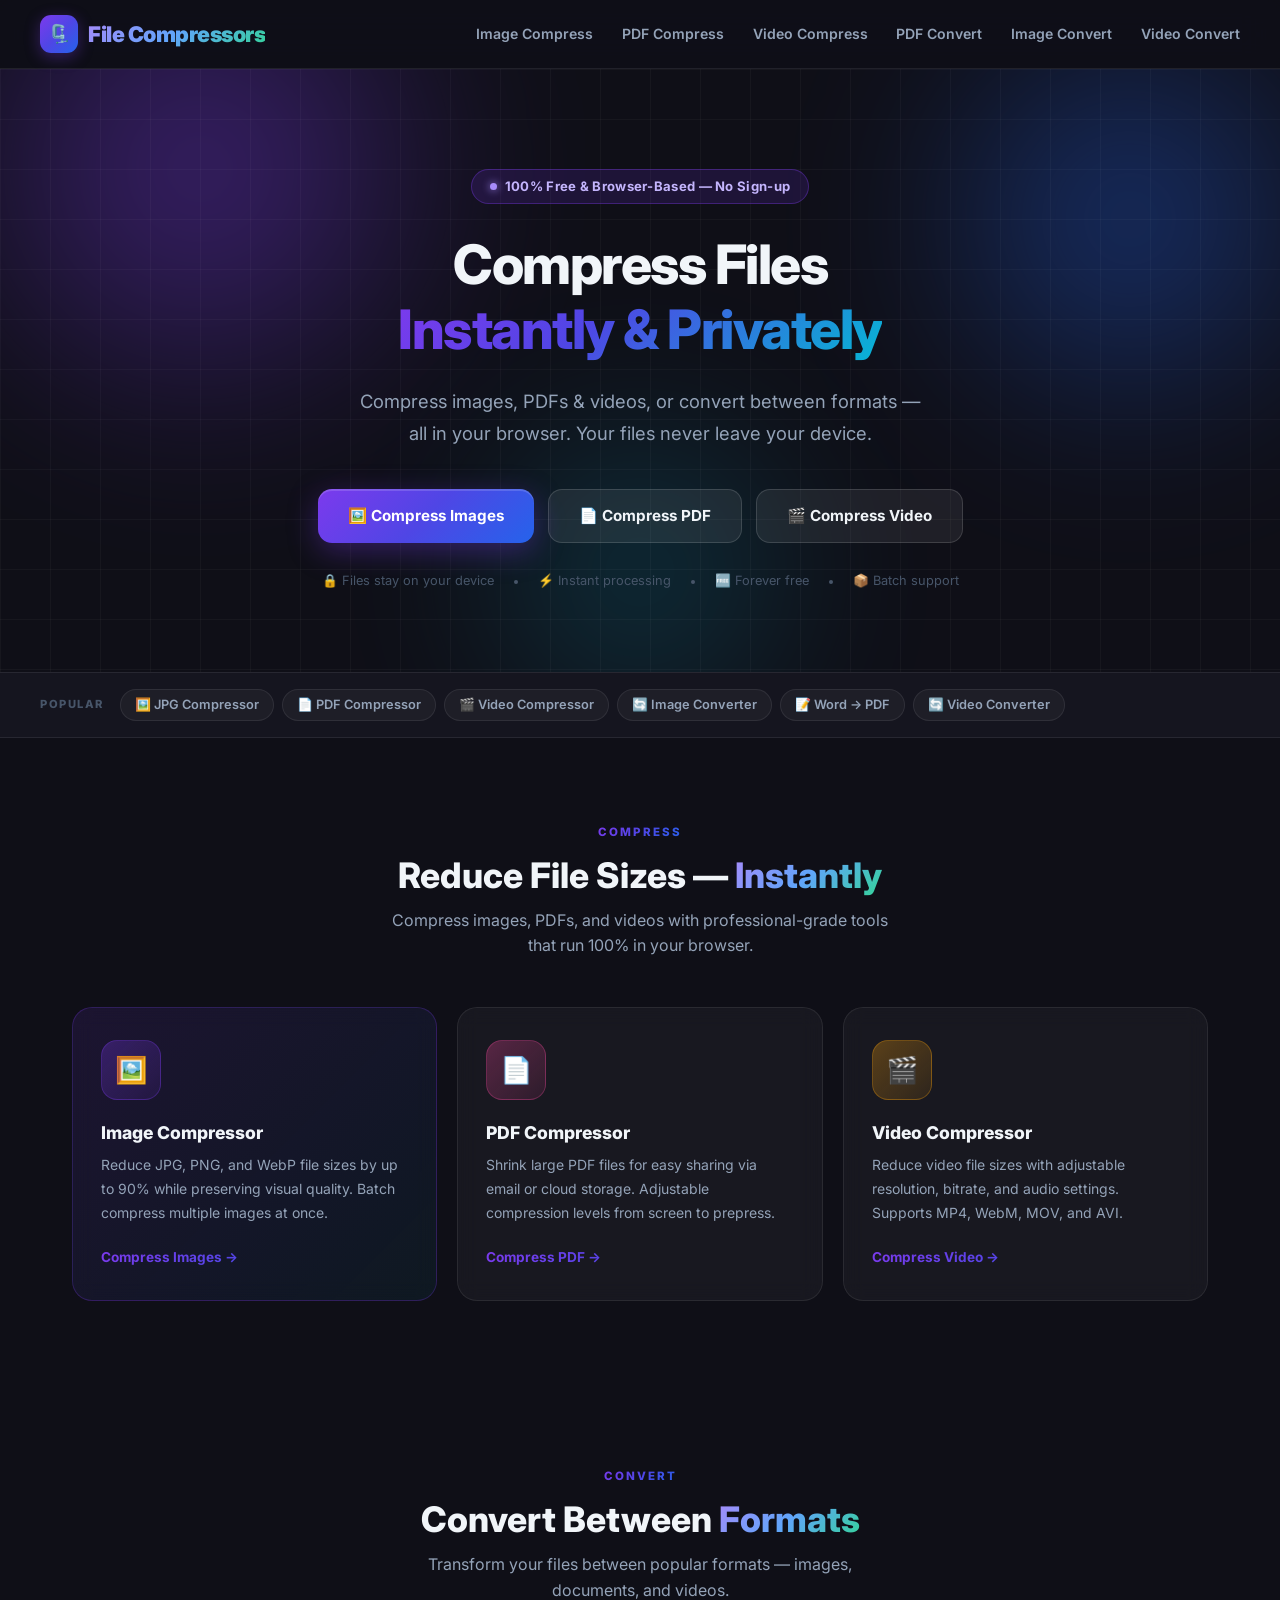
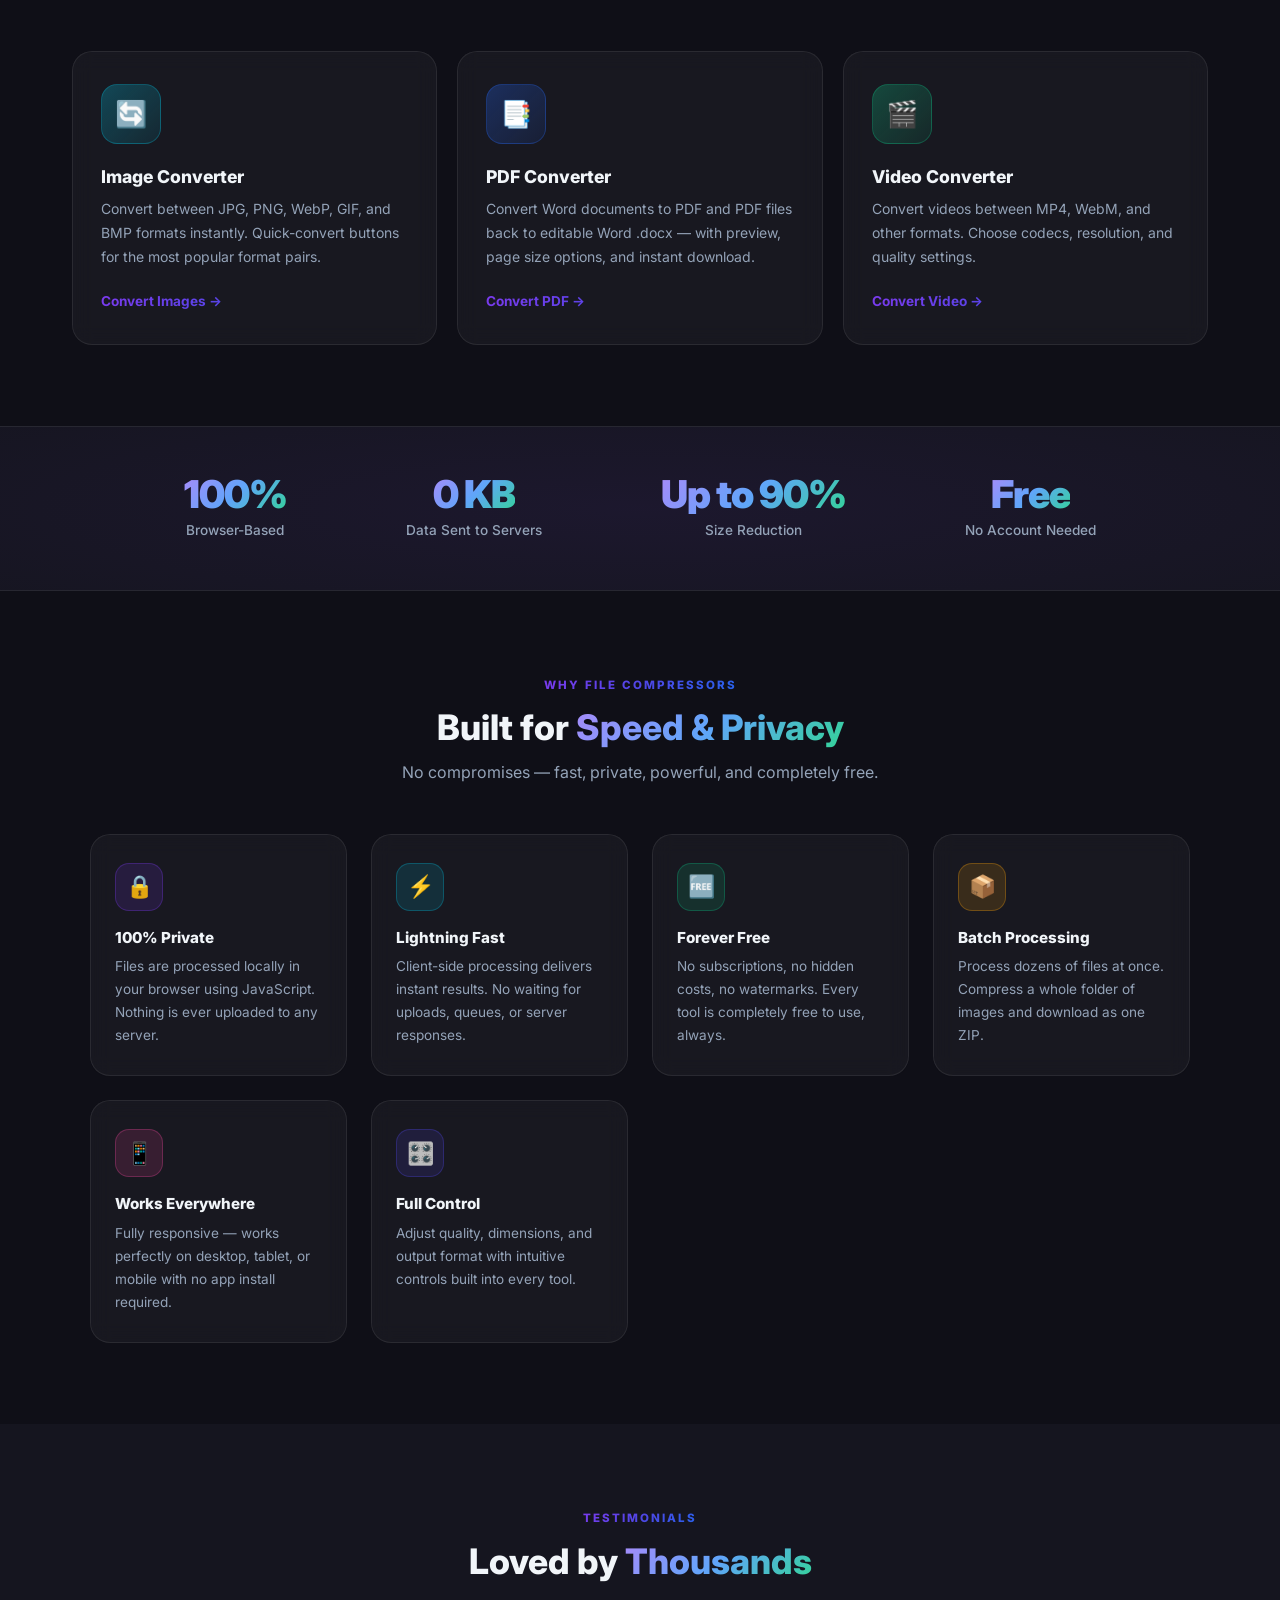
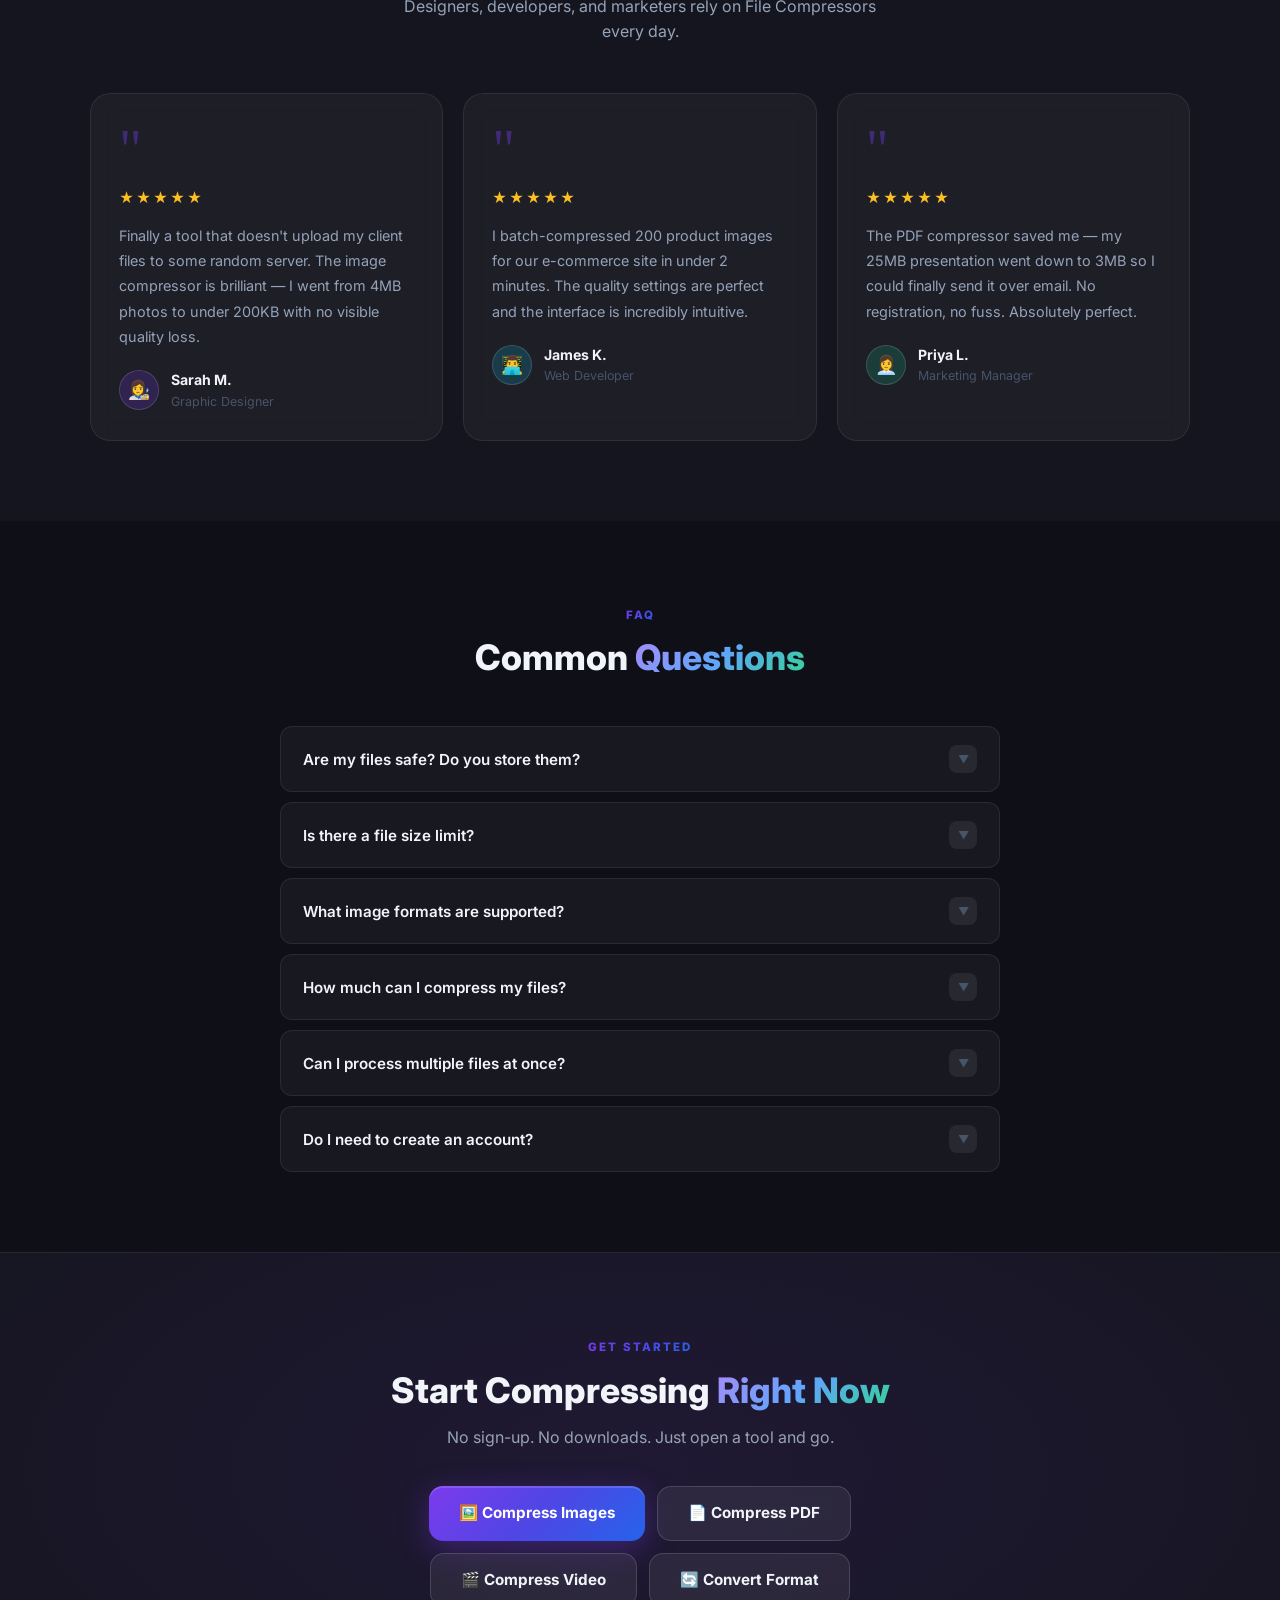
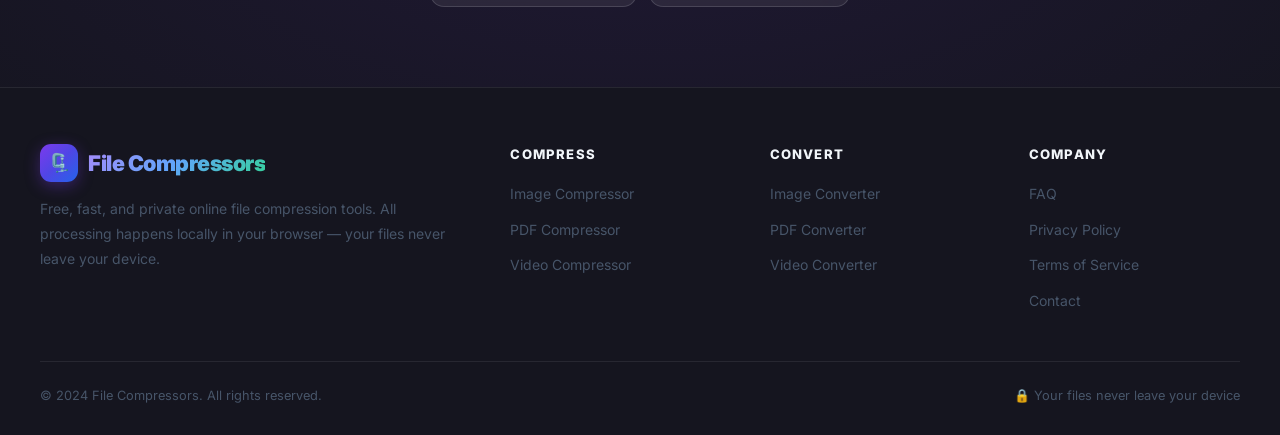
<file: index.html>
<!DOCTYPE html>
<html lang="en">
<head>
  <meta charset="UTF-8" />
  <meta name="viewport" content="width=device-width, initial-scale=1.0" />
  <title>File Compressors – Free Online File Compressor & Converter | Image, PDF, Video</title>
  <meta name="description" content="Compress and convert images, PDFs, and videos instantly in your browser. Reduce JPG, PNG, WebP, PDF, MP4 file sizes by up to 90%. 100% free, private, no sign-up — files never leave your device." />
  <meta name="keywords" content="image compressor, PDF compressor, video compressor, image converter, PDF converter, video converter, compress JPG, compress PNG, compress WebP, compress PDF online, reduce file size, convert JPG to PNG, convert PNG to WebP, Word to PDF, PDF to Word, video compression, free online compressor, browser-based compression, no upload file compressor, batch image compression, file size reducer" />
  <meta name="author" content="File Compressors" />
  <meta name="robots" content="index, follow" />
  <meta name="theme-color" content="#0f0f17" />
  <meta name="google-site-verification" content="EF60GxzW419jlOwDiD80hyb8VrRK4-x-UwqC18E27_4" />
  <meta name="google-adsense-account" content="ca-pub-2554639208464159">
  <link rel="canonical" href="https://filecompressors.com/" />

  <!-- Open Graph / Facebook -->
  <meta property="og:type" content="website" />
  <meta property="og:title" content="File Compressors – Free Online File Compressor & Converter" />
  <meta property="og:description" content="Compress and convert images, PDFs, and videos instantly in your browser. 100% free, private — files never leave your device." />
  <meta property="og:url" content="https://compressly.app/" />
  <meta property="og:site_name" content="File Compressors" />
  <meta property="og:image" content="https://compressly.app/og-image.png" />
  <meta property="og:image:width" content="1200" />
  <meta property="og:image:height" content="630" />
  <meta property="og:locale" content="en_US" />

  <!-- Twitter Card -->
  <meta name="twitter:card" content="summary_large_image" />
  <meta name="twitter:title" content="File Compressors – Free Online File Compressor & Converter" />
  <meta name="twitter:description" content="Compress images, PDFs & videos right in your browser. No uploads, no servers, no limits. 100% free." />
  <meta name="twitter:image" content="https://compressly.app/og-image.png" />

  <!-- Structured Data / JSON-LD -->
  <script type="application/ld+json">
  {
    "@context": "https://schema.org",
    "@type": "WebApplication",
    "name": "File Compressors",
    "url": "https://compressly.app",
    "description": "Free browser-based file compression and conversion tools for images, PDFs, and videos.",
    "applicationCategory": "UtilitiesApplication",
    "operatingSystem": "Any",
    "offers": {
      "@type": "Offer",
      "price": "0",
      "priceCurrency": "USD"
    },
    "featureList": [
      "Image compression (JPG, PNG, WebP)",
      "PDF compression",
      "Video compression (MP4, WebM, MOV)",
      "Image format conversion",
      "PDF to Word conversion",
      "Word to PDF conversion",
      "Video format conversion",
      "Batch processing",
      "100% browser-based processing",
      "No file uploads to servers"
    ]
  }
  </script>

  <link rel="preconnect" href="https://fonts.googleapis.com" />
  <link href="https://fonts.googleapis.com/css2?family=Inter:wght@400;500;600;700;800;900&display=swap" rel="stylesheet" />
  <link rel="stylesheet" href="css/style.css" />
  <style>
    /* ── Index-only extras ── */

    /* Floating tool preview cards in hero */
    .hero-visual {
      position: absolute;
      right: 5%;
      top: 50%;
      transform: translateY(-50%);
      display: none;
    }

    @media (min-width: 1100px) { .hero-visual { display: block; } }

    .mini-card {
      background: rgba(255,255,255,0.06);
      border: 1px solid rgba(255,255,255,0.1);
      border-radius: 14px;
      padding: 12px 16px;
      display: flex;
      align-items: center;
      gap: 12px;
      backdrop-filter: blur(20px);
      min-width: 200px;
      margin-bottom: 12px;
    }

    .mini-card-1 { animation: float 5s ease-in-out infinite; }
    .mini-card-2 { animation: float 6s ease-in-out infinite 1.5s; }
    .mini-card-3 { animation: float 7s ease-in-out infinite 0.8s; }

    .mini-icon {
      width: 36px; height: 36px; border-radius: 10px;
      display: flex; align-items: center; justify-content: center; font-size: 18px;
      flex-shrink: 0;
    }

    .mini-info { flex: 1; }
    .mini-name { font-size: 0.78rem; font-weight: 700; color: #f1f5f9; }
    .mini-sub  { font-size: 0.7rem; color: rgba(255,255,255,0.4); margin-top: 2px; }

    .mini-badge {
      font-size: 0.7rem; font-weight: 800;
      background: rgba(16,185,129,0.2);
      border: 1px solid rgba(16,185,129,0.35);
      color: #6ee7b7;
      border-radius: 6px;
      padding: 2px 7px;
    }

    /* Tool grid card hover colors */
    .tool-card:nth-child(1):hover { border-color: rgba(124,58,237,0.5); box-shadow: 0 20px 60px rgba(0,0,0,0.5), 0 0 60px rgba(124,58,237,0.15); }
    .tool-card:nth-child(2):hover { border-color: rgba(239,68,68,0.5); box-shadow: 0 20px 60px rgba(0,0,0,0.5), 0 0 60px rgba(239,68,68,0.1); }
    .tool-card:nth-child(3):hover { border-color: rgba(6,182,212,0.5); box-shadow: 0 20px 60px rgba(0,0,0,0.5), 0 0 60px rgba(6,182,212,0.1); }

    /* Gradient border on first card */
    .tool-card-featured {
      background: linear-gradient(135deg, rgba(124,58,237,0.12), rgba(6,182,212,0.06)) !important;
      border: 1px solid rgba(124,58,237,0.25) !important;
    }

    /* Section separator line */
    .section-line {
      height: 1px;
      background: linear-gradient(90deg, transparent, var(--border2), transparent);
      max-width: 1200px;
      margin: 0 auto;
    }

    /* Feature icons unique colors */
    .fi-1 { background: rgba(124,58,237,0.15); border-color: rgba(124,58,237,0.3); }
    .fi-2 { background: rgba(6,182,212,0.15); border-color: rgba(6,182,212,0.3); }
    .fi-3 { background: rgba(16,185,129,0.15); border-color: rgba(16,185,129,0.3); }
    .fi-4 { background: rgba(245,158,11,0.15); border-color: rgba(245,158,11,0.3); }
    .fi-5 { background: rgba(236,72,153,0.15); border-color: rgba(236,72,153,0.3); }
    .fi-6 { background: rgba(79,70,229,0.15); border-color: rgba(79,70,229,0.3); }
  </style>
</head>
<body>

<!-- ── NAVBAR ── -->
<nav class="navbar">
  <div class="nav-inner">
    <a href="index.html" class="logo">
      <div class="logo-icon">🗜️</div>
      <span class="logo-text">File Compressors</span>
    </a>
    <ul class="nav-links">
      <li><a href="image-compress.html">Image Compress</a></li>
      <li><a href="pdf-compress.html">PDF Compress</a></li>
      <li><a href="video-compress.html">Video Compress</a></li>
      <li><a href="pdf-convert.html">PDF Convert</a></li>
      <li><a href="image-convert.html">Image Convert</a></li>
      <li><a href="video-convert.html">Video Convert</a></li>
    </ul>
  </div>
</nav>

<!-- ── HERO ── -->
<section class="hero">
  <div class="hero-bg">
    <div class="orb orb-1"></div>
    <div class="orb orb-2"></div>
    <div class="orb orb-3"></div>
  </div>
  <div class="hero-grid"></div>

  <div class="hero-inner">
    <div class="hero-badge">
      <span class="badge-dot"></span>
      100% Free &amp; Browser-Based — No Sign-up
    </div>

    <h1>
      Compress Files<br/>
      <span class="line-grad">Instantly &amp; Privately</span>
    </h1>

    <p>Compress images, PDFs &amp; videos, or convert between formats — all in your browser. Your files never leave your device.</p>

    <div class="hero-actions">
      <a href="image-compress.html" class="btn-hero btn-hero-primary">🖼️ Compress Images</a>
      <a href="pdf-compress.html" class="btn-hero btn-hero-ghost">📄 Compress PDF</a>
      <a href="video-compress.html" class="btn-hero btn-hero-ghost">🎬 Compress Video</a>
    </div>

    <div class="hero-trust">
      <span>🔒 Files stay on your device</span>
      <span class="trust-dot"></span>
      <span>⚡ Instant processing</span>
      <span class="trust-dot"></span>
      <span>🆓 Forever free</span>
      <span class="trust-dot"></span>
      <span>📦 Batch support</span>
    </div>
  </div>
</section>

<!-- ── POPULAR STRIP ── -->
<div class="popular-strip">
  <div class="popular-strip-inner">
    <span class="popular-label">Popular</span>
    <div class="popular-links">
      <a href="image-compress.html" class="popular-link">🖼️ JPG Compressor</a>
      <a href="pdf-compress.html" class="popular-link">📄 PDF Compressor</a>
      <a href="video-compress.html" class="popular-link">🎬 Video Compressor</a>
      <a href="image-convert.html" class="popular-link">🔄 Image Converter</a>
      <a href="pdf-convert.html" class="popular-link">📝 Word → PDF</a>
      <a href="video-convert.html" class="popular-link">🔄 Video Converter</a>
    </div>
  </div>
</div>

<!-- ── COMPRESS SECTION ── -->
<section class="tools-section">
  <div class="section-header">
    <div class="section-eyebrow">Compress</div>
    <h2>Reduce File Sizes — <span class="gradient-text">Instantly</span></h2>
    <p>Compress images, PDFs, and videos with professional-grade tools that run 100% in your browser.</p>
  </div>

  <div class="tools-grid">

    <a href="image-compress.html" class="tool-card tool-card-featured">
      <div class="tool-icon icon-violet">🖼️</div>
      <h3>Image Compressor</h3>
      <p>Reduce JPG, PNG, and WebP file sizes by up to 90% while preserving visual quality. Batch compress multiple images at once.</p>
      <span class="tool-card-link">Compress Images →</span>
    </a>

    <a href="pdf-compress.html" class="tool-card">
      <div class="tool-icon icon-pink">📄</div>
      <h3>PDF Compressor</h3>
      <p>Shrink large PDF files for easy sharing via email or cloud storage. Adjustable compression levels from screen to prepress.</p>
      <span class="tool-card-link">Compress PDF →</span>
    </a>

    <a href="video-compress.html" class="tool-card">
      <div class="tool-icon icon-amber">🎬</div>
      <h3>Video Compressor</h3>
      <p>Reduce video file sizes with adjustable resolution, bitrate, and audio settings. Supports MP4, WebM, MOV, and AVI.</p>
      <span class="tool-card-link">Compress Video →</span>
    </a>

  </div>
</section>

<div class="section-line"></div>

<!-- ── CONVERT SECTION ── -->
<section class="tools-section">
  <div class="section-header">
    <div class="section-eyebrow">Convert</div>
    <h2>Convert Between <span class="gradient-text">Formats</span></h2>
    <p>Transform your files between popular formats — images, documents, and videos.</p>
  </div>

  <div class="tools-grid">

    <a href="image-convert.html" class="tool-card">
      <div class="tool-icon icon-cyan">🔄</div>
      <h3>Image Converter</h3>
      <p>Convert between JPG, PNG, WebP, GIF, and BMP formats instantly. Quick-convert buttons for the most popular format pairs.</p>
      <span class="tool-card-link">Convert Images →</span>
    </a>

    <a href="pdf-convert.html" class="tool-card">
      <div class="tool-icon icon-blue">📑</div>
      <h3>PDF Converter</h3>
      <p>Convert Word documents to PDF and PDF files back to editable Word .docx — with preview, page size options, and instant download.</p>
      <span class="tool-card-link">Convert PDF →</span>
    </a>

    <a href="video-convert.html" class="tool-card">
      <div class="tool-icon icon-green">🎬</div>
      <h3>Video Converter</h3>
      <p>Convert videos between MP4, WebM, and other formats. Choose codecs, resolution, and quality settings.</p>
      <span class="tool-card-link">Convert Video →</span>
    </a>

  </div>
</section>

<div class="section-line"></div>

<!-- ── STATS BAR ── -->
<div class="stats-bar">
  <div class="stats-inner">
    <div class="stat-item">
      <div class="val">100%</div>
      <div class="lbl">Browser-Based</div>
    </div>
    <div class="stat-item">
      <div class="val">0 KB</div>
      <div class="lbl">Data Sent to Servers</div>
    </div>
    <div class="stat-item">
      <div class="val">Up to 90%</div>
      <div class="lbl">Size Reduction</div>
    </div>
    <div class="stat-item">
      <div class="val">Free</div>
      <div class="lbl">No Account Needed</div>
    </div>
  </div>
</div>

<!-- ── FEATURES ── -->
<section class="features-section">
  <div class="features-inner">
    <div class="section-header">
      <div class="section-eyebrow">Why File Compressors</div>
      <h2>Built for <span class="gradient-text">Speed &amp; Privacy</span></h2>
      <p>No compromises — fast, private, powerful, and completely free.</p>
    </div>
    <div class="features-grid">
      <div class="feature-card">
        <div class="feature-icon fi-1">🔒</div>
        <h4>100% Private</h4>
        <p>Files are processed locally in your browser using JavaScript. Nothing is ever uploaded to any server.</p>
      </div>
      <div class="feature-card">
        <div class="feature-icon fi-2">⚡</div>
        <h4>Lightning Fast</h4>
        <p>Client-side processing delivers instant results. No waiting for uploads, queues, or server responses.</p>
      </div>
      <div class="feature-card">
        <div class="feature-icon fi-3">🆓</div>
        <h4>Forever Free</h4>
        <p>No subscriptions, no hidden costs, no watermarks. Every tool is completely free to use, always.</p>
      </div>
      <div class="feature-card">
        <div class="feature-icon fi-4">📦</div>
        <h4>Batch Processing</h4>
        <p>Process dozens of files at once. Compress a whole folder of images and download as one ZIP.</p>
      </div>
      <div class="feature-card">
        <div class="feature-icon fi-5">📱</div>
        <h4>Works Everywhere</h4>
        <p>Fully responsive — works perfectly on desktop, tablet, or mobile with no app install required.</p>
      </div>
      <div class="feature-card">
        <div class="feature-icon fi-6">🎛️</div>
        <h4>Full Control</h4>
        <p>Adjust quality, dimensions, and output format with intuitive controls built into every tool.</p>
      </div>
    </div>
  </div>
</section>

<div class="section-line"></div>

<!-- ── TESTIMONIALS ── -->
<section class="testimonials-section">
  <div class="section-header">
    <div class="section-eyebrow">Testimonials</div>
    <h2>Loved by <span class="gradient-text">Thousands</span></h2>
    <p>Designers, developers, and marketers rely on File Compressors every day.</p>
  </div>
  <div class="testimonials-grid">
    <div class="testimonial-card">
      <div class="t-quote">"</div>
      <div class="stars">★★★★★</div>
      <p class="testimonial-text">Finally a tool that doesn't upload my client files to some random server. The image compressor is brilliant — I went from 4MB photos to under 200KB with no visible quality loss.</p>
      <div class="testimonial-author">
        <div class="author-avatar" style="background:rgba(124,58,237,0.2)">👩‍🎨</div>
        <div>
          <div class="author-name">Sarah M.</div>
          <div class="author-role">Graphic Designer</div>
        </div>
      </div>
    </div>
    <div class="testimonial-card">
      <div class="t-quote">"</div>
      <div class="stars">★★★★★</div>
      <p class="testimonial-text">I batch-compressed 200 product images for our e-commerce site in under 2 minutes. The quality settings are perfect and the interface is incredibly intuitive.</p>
      <div class="testimonial-author">
        <div class="author-avatar" style="background:rgba(6,182,212,0.2)">👨‍💻</div>
        <div>
          <div class="author-name">James K.</div>
          <div class="author-role">Web Developer</div>
        </div>
      </div>
    </div>
    <div class="testimonial-card">
      <div class="t-quote">"</div>
      <div class="stars">★★★★★</div>
      <p class="testimonial-text">The PDF compressor saved me — my 25MB presentation went down to 3MB so I could finally send it over email. No registration, no fuss. Absolutely perfect.</p>
      <div class="testimonial-author">
        <div class="author-avatar" style="background:rgba(16,185,129,0.2)">👩‍💼</div>
        <div>
          <div class="author-name">Priya L.</div>
          <div class="author-role">Marketing Manager</div>
        </div>
      </div>
    </div>
  </div>
</section>

<!-- ── FAQ ── -->
<section class="faq-section" id="faq">
  <div class="faq-inner">
    <div class="section-header">
      <div class="section-eyebrow">FAQ</div>
      <h2>Common <span class="gradient-text">Questions</span></h2>
    </div>
    <div class="faq-list">
      <div class="faq-item">
        <button class="faq-question" onclick="toggleFaq(this)">
          Are my files safe? Do you store them?
          <span class="faq-chevron">▼</span>
        </button>
        <div class="faq-answer">Absolutely. All file processing happens entirely in your browser using JavaScript. Your files are never uploaded to any server, and we have no way to access them. This is a fundamental design decision, not just a promise.</div>
      </div>
      <div class="faq-item">
        <button class="faq-question" onclick="toggleFaq(this)">
          Is there a file size limit?
          <span class="faq-chevron">▼</span>
        </button>
        <div class="faq-answer">Since processing happens in the browser, the only limit is your device's available memory. Most modern devices can handle files up to several hundred MB. For very large files, a desktop with ample RAM works best.</div>
      </div>
      <div class="faq-item">
        <button class="faq-question" onclick="toggleFaq(this)">
          What image formats are supported?
          <span class="faq-chevron">▼</span>
        </button>
        <div class="faq-answer">Our image tools support JPG/JPEG, PNG, WebP, GIF, and BMP. For compression, JPG and PNG yield the best results. WebP is an excellent modern format choice for web use with the smallest file sizes.</div>
      </div>
      <div class="faq-item">
        <button class="faq-question" onclick="toggleFaq(this)">
          How much can I compress my files?
          <span class="faq-chevron">▼</span>
        </button>
        <div class="faq-answer">Results vary by file content. Typical results: JPG photos 60–85%, PNG graphics 30–70%, PDFs 40–80%. The quality slider lets you fine-tune the balance between file size and visual fidelity.</div>
      </div>
      <div class="faq-item">
        <button class="faq-question" onclick="toggleFaq(this)">
          Can I process multiple files at once?
          <span class="faq-chevron">▼</span>
        </button>
        <div class="faq-answer">Yes! The image compressor and converter support batch processing — just drop multiple files into the upload zone. Each file is processed individually and you can download them all at once as a ZIP archive.</div>
      </div>
      <div class="faq-item">
        <button class="faq-question" onclick="toggleFaq(this)">
          Do I need to create an account?
          <span class="faq-chevron">▼</span>
        </button>
        <div class="faq-answer">No. File Compressors is completely free with no account or registration required. Just open any tool and start compressing immediately — no email, no password, no credit card.</div>
      </div>
    </div>
  </div>
</section>

<!-- ── CTA BANNER ── -->
<section style="padding: 80px 2rem; background: var(--bg2); border-top: 1px solid var(--border); text-align: center; position: relative; overflow: hidden;">
  <div style="position:absolute;inset:0;background:radial-gradient(ellipse 70% 100% at 50% 50%, rgba(124,58,237,0.1), transparent);pointer-events:none"></div>
  <div style="position:relative;max-width:600px;margin:0 auto">
    <div class="section-eyebrow">Get Started</div>
    <h2 style="margin-bottom:14px;color:var(--text-1)">Start Compressing <span class="gradient-text">Right Now</span></h2>
    <p style="margin-bottom:36px">No sign-up. No downloads. Just open a tool and go.</p>
    <div style="display:flex;gap:12px;justify-content:center;flex-wrap:wrap">
      <a href="image-compress.html" class="btn-hero btn-hero-primary">🖼️ Compress Images</a>
      <a href="pdf-compress.html" class="btn-hero btn-hero-ghost">📄 Compress PDF</a>
      <a href="video-compress.html" class="btn-hero btn-hero-ghost">🎬 Compress Video</a>
      <a href="image-convert.html" class="btn-hero btn-hero-ghost">🔄 Convert Format</a>
    </div>
  </div>
</section>

<!-- ── FOOTER ── -->
<footer>
  <div class="footer-inner">
    <div class="footer-top">
      <div class="footer-brand">
        <a href="index.html" class="logo">
          <div class="logo-icon">🗜️</div>
          <span class="logo-text">File Compressors</span>
        </a>
        <p>Free, fast, and private online file compression tools. All processing happens locally in your browser — your files never leave your device.</p>
      </div>
      <div class="footer-col">
        <h5>Compress</h5>
        <ul>
          <li><a href="image-compress.html">Image Compressor</a></li>
          <li><a href="pdf-compress.html">PDF Compressor</a></li>
          <li><a href="video-compress.html">Video Compressor</a></li>
        </ul>
      </div>
      <div class="footer-col">
        <h5>Convert</h5>
        <ul>
          <li><a href="image-convert.html">Image Converter</a></li>
          <li><a href="pdf-convert.html">PDF Converter</a></li>
          <li><a href="video-convert.html">Video Converter</a></li>
        </ul>
      </div>
      <div class="footer-col">
        <h5>Company</h5>
        <ul>
          <li><a href="#faq">FAQ</a></li>
          <li><a href="#">Privacy Policy</a></li>
          <li><a href="#">Terms of Service</a></li>
          <li><a href="#">Contact</a></li>
        </ul>
      </div>
    </div>
    <div class="footer-bottom">
      <span>© 2024 File Compressors. All rights reserved.</span>
      <span>🔒 Your files never leave your device</span>
    </div>
  </div>
</footer>

<script>
  function toggleFaq(btn) {
    const item = btn.closest('.faq-item');
    const isOpen = item.classList.contains('open');
    document.querySelectorAll('.faq-item').forEach(i => i.classList.remove('open'));
    if (!isOpen) item.classList.add('open');
  }
</script>
</body>
</html>
</file>
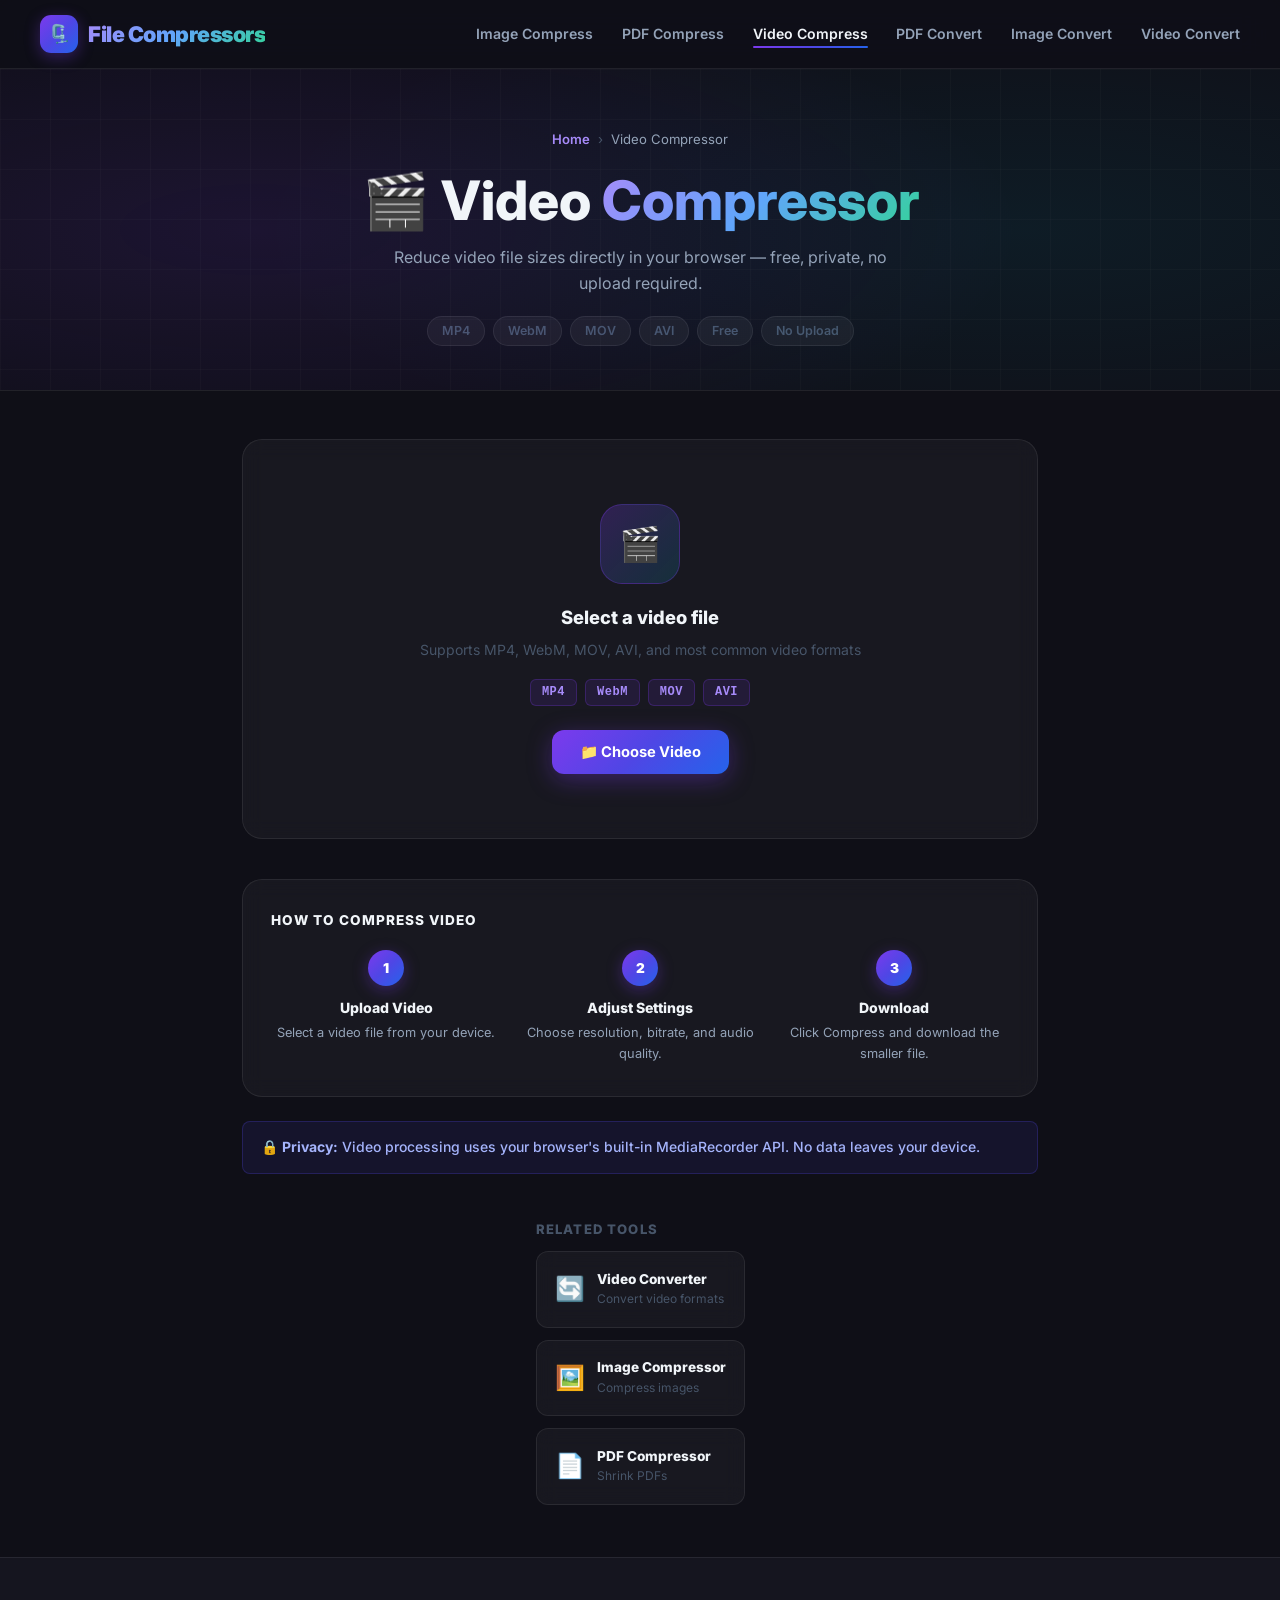
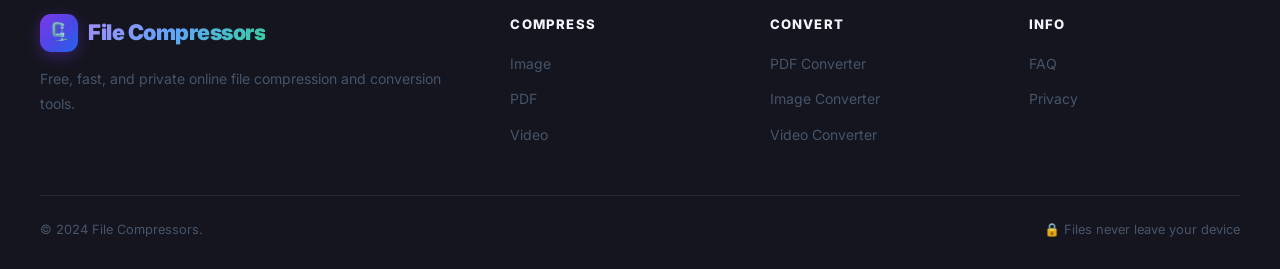
<file: video-compress.html>
<!DOCTYPE html>
<html lang="en">
<head>
  <meta charset="UTF-8" />
  <meta name="viewport" content="width=device-width, initial-scale=1.0" />
  <title>Video Compressor – Reduce MP4, WebM Size Free | File Compressors</title>
  <link href="https://fonts.googleapis.com/css2?family=Inter:wght@400;500;600;700;800;900&display=swap" rel="stylesheet" />
  <link rel="stylesheet" href="css/style.css" />
  <style>
    .video-preview-wrap {
      background: var(--surface); border: 1px solid var(--border); border-radius: var(--radius);
      padding: 24px; margin-top: 20px; backdrop-filter: blur(10px);
    }
    .video-el {
      width: 100%; max-height: 360px; border-radius: var(--radius-xs);
      background: #000; display: block; margin-bottom: 16px;
    }
    .vid-meta { display: flex; gap: 24px; flex-wrap: wrap; }
    .vid-meta-item { display: flex; flex-direction: column; gap: 2px; }
    .vid-meta-label { font-size: 0.72rem; font-weight: 700; text-transform: uppercase; letter-spacing: 1px; color: var(--text-3); }
    .vid-meta-val { font-size: 0.95rem; font-weight: 700; color: var(--text-1); }

    .res-cards { display: flex; gap: 8px; flex-wrap: wrap; }
    .res-card {
      padding: 10px 18px; border: 1.5px solid var(--border); border-radius: 10px;
      background: var(--surface); font-size: 0.85rem; font-weight: 700; cursor: pointer;
      transition: var(--transition); color: var(--text-2); font-family: inherit;
      text-align: center; min-width: 80px;
    }
    .res-card.active, .res-card:hover {
      background: rgba(124,58,237,0.25); color: #c4b5fd;
      border-color: rgba(124,58,237,0.5);
    }
    .res-card .res-label { font-size: 0.72rem; color: var(--text-3); margin-top: 2px; }
    .res-card.active .res-label { color: rgba(196,181,253,0.6); }

    .progress-big {
      background: var(--surface); border: 1px solid var(--border);
      border-radius: var(--radius); padding: 28px; margin-top: 20px;
      text-align: center; display: none; backdrop-filter: blur(10px);
    }
    .progress-big.visible { display: block; }
    .prog-circle {
      width: 100px; height: 100px; border-radius: 50%;
      background: conic-gradient(var(--p1) var(--prog, 0%), var(--surface3) 0%);
      display: flex; align-items: center; justify-content: center;
      margin: 0 auto 16px; position: relative;
    }
    .prog-circle-inner {
      width: 80px; height: 80px; border-radius: 50%;
      background: var(--bg2); display: flex; align-items: center;
      justify-content: center; font-size: 1.1rem; font-weight: 900; color: var(--text-1);
    }
    .prog-label { font-size: 0.9rem; color: var(--text-2); }

    .result-box {
      background: var(--surface); border: 1px solid var(--border);
      border-radius: var(--radius); padding: 28px; margin-top: 20px;
      display: none; backdrop-filter: blur(10px); position: relative; overflow: hidden;
    }
    .result-box::before {
      content: ''; position: absolute; inset: 0;
      background: linear-gradient(135deg, rgba(16,185,129,0.06), rgba(6,182,212,0.03));
      pointer-events: none;
    }
    .result-box.visible { display: block; }
    .result-stats { display: flex; gap: 24px; flex-wrap: wrap; align-items: center; position: relative; margin-top: 12px; }
    .r-stat { text-align: center; }
    .r-stat .v { font-size: 1.3rem; font-weight: 900; background: var(--grad-text); -webkit-background-clip: text; -webkit-text-fill-color: transparent; background-clip: text; }
    .r-stat .l { font-size: 0.75rem; color: var(--text-3); margin-top: 2px; }
    .r-arrow { font-size: 1.3rem; color: var(--text-3); position: relative; }
    .r-chip {
      background: linear-gradient(135deg, #059669, #10b981); color: #fff;
      border-radius: 100px; padding: 8px 18px; font-size: 0.85rem; font-weight: 800;
      box-shadow: 0 4px 16px rgba(16,185,129,0.3); position: relative;
    }
  </style>
</head>
<body>

<nav class="navbar">
  <div class="nav-inner">
    <a href="index.html" class="logo"><div class="logo-icon">🗜️</div><span class="logo-text">File Compressors</span></a>
    <ul class="nav-links">
      <li><a href="image-compress.html">Image Compress</a></li>
      <li><a href="pdf-compress.html">PDF Compress</a></li>
      <li><a href="video-compress.html" class="active">Video Compress</a></li>
      <li><a href="pdf-convert.html">PDF Convert</a></li>
      <li><a href="image-convert.html">Image Convert</a></li>
      <li><a href="video-convert.html">Video Convert</a></li>
    </ul>
  </div>
</nav>

<section class="tool-hero">
  <div class="tool-hero-grid"></div>
  <div class="breadcrumb">
    <a href="index.html">Home</a> <span style="color:var(--text-3)">›</span> <span style="color:var(--text-2)">Video Compressor</span>
  </div>
  <h1>🎬 Video <span class="gradient-text">Compressor</span></h1>
  <p>Reduce video file sizes directly in your browser — free, private, no upload required.</p>
  <div class="tag-strip">
    <span>MP4</span><span>WebM</span><span>MOV</span><span>AVI</span><span>Free</span><span>No Upload</span>
  </div>
</section>

<div class="tool-workspace">

  <div class="upload-zone" id="uploadZone">
    <div class="upload-icon-wrap">🎬</div>
    <h3>Select a video file</h3>
    <p>Supports MP4, WebM, MOV, AVI, and most common video formats</p>
    <div class="upload-formats">
      <span class="format-tag">MP4</span><span class="format-tag">WebM</span>
      <span class="format-tag">MOV</span><span class="format-tag">AVI</span>
    </div>
    <button class="upload-btn" onclick="document.getElementById('fileInput').click()">📁 Choose Video</button>
    <input type="file" id="fileInput" accept="video/*" style="display:none" />
  </div>

  <!-- Video Preview -->
  <div class="video-preview-wrap" id="videoPreview" style="display:none">
    <video class="video-el" id="videoEl" controls></video>
    <div class="vid-meta" id="vidMeta"></div>
  </div>

  <!-- Settings -->
  <div class="settings-panel" id="settingsPanel">
    <div class="settings-title">⚙️ Compression Settings</div>

    <div class="form-group" style="margin-bottom:20px">
      <label>Target Resolution</label>
      <div class="res-cards" id="resCards">
        <button class="res-card active" data-h="0" onclick="selectRes(this)">Original<div class="res-label">Keep size</div></button>
        <button class="res-card" data-h="1080" onclick="selectRes(this)">1080p<div class="res-label">Full HD</div></button>
        <button class="res-card" data-h="720" onclick="selectRes(this)">720p<div class="res-label">HD</div></button>
        <button class="res-card" data-h="480" onclick="selectRes(this)">480p<div class="res-label">SD</div></button>
        <button class="res-card" data-h="360" onclick="selectRes(this)">360p<div class="res-label">Low</div></button>
      </div>
    </div>

    <div class="form-row">
      <div class="form-group">
        <label>Video Bitrate: <strong id="brVal">2.5</strong> Mbps</label>
        <div class="range-wrap">
          <input type="range" id="brSlider" min="500" max="8000" value="2500" step="100"
            oninput="document.getElementById('brVal').textContent = (this.value/1000).toFixed(1)" />
          <div class="range-label"><span>Smaller file</span><span>Better quality</span></div>
        </div>
      </div>
      <div class="form-group">
        <label>Audio Bitrate</label>
        <select class="form-control" id="audioBr">
          <option value="128000">128 kbps (Standard)</option>
          <option value="96000">96 kbps (Compact)</option>
          <option value="64000">64 kbps (Minimum)</option>
          <option value="0">Remove audio</option>
        </select>
      </div>
    </div>
  </div>

  <!-- Actions -->
  <div class="action-bar" id="actionBar" style="display:none">
    <button class="btn btn-primary" id="compressBtn" onclick="compressVideo()">⚡ Compress Video</button>
    <button class="btn btn-outline" onclick="clearAll()">🗑 Clear</button>
  </div>

  <!-- Progress -->
  <div class="progress-big" id="progressPanel">
    <div class="prog-circle" id="progCircle">
      <div class="prog-circle-inner" id="progText">0%</div>
    </div>
    <div class="prog-label" id="progLabel">Compressing video…</div>
    <p style="font-size:0.78rem;color:var(--text-3);margin-top:8px">Processing happens in your browser. Larger videos take more time.</p>
  </div>

  <!-- Result -->
  <div class="result-box" id="resultBox">
    <h3 style="position:relative;color:var(--text-1)">✅ Compression Complete!</h3>
    <div class="result-stats" id="resultStats"></div>
    <div style="display:flex;gap:12px;margin-top:20px;flex-wrap:wrap;position:relative">
      <button class="btn btn-success" id="downloadBtn" onclick="downloadResult()">⬇️ Download Compressed Video</button>
      <button class="btn btn-outline" onclick="clearAll()">🔄 Compress Another</button>
    </div>
  </div>

  <!-- How it Works -->
  <div class="howto-section" style="margin-top: 40px">
    <h3>How to Compress Video</h3>
    <div class="howto-steps">
      <div class="step"><div class="step-num">1</div><h4>Upload Video</h4><p>Select a video file from your device.</p></div>
      <div class="step"><div class="step-num">2</div><h4>Adjust Settings</h4><p>Choose resolution, bitrate, and audio quality.</p></div>
      <div class="step"><div class="step-num">3</div><h4>Download</h4><p>Click Compress and download the smaller file.</p></div>
    </div>
  </div>

  <div class="alert alert-info" style="margin-top:24px">
    <span>🔒 <strong>Privacy:</strong> Video processing uses your browser's built-in MediaRecorder API. No data leaves your device.</span>
  </div>
</div>

<div class="related-section">
  <h3>Related Tools</h3>
  <div class="related-grid">
    <a href="video-convert.html" class="related-card"><span class="related-icon">🔄</span><div><h4>Video Converter</h4><p>Convert video formats</p></div></a>
    <a href="image-compress.html" class="related-card"><span class="related-icon">🖼️</span><div><h4>Image Compressor</h4><p>Compress images</p></div></a>
    <a href="pdf-compress.html" class="related-card"><span class="related-icon">📄</span><div><h4>PDF Compressor</h4><p>Shrink PDFs</p></div></a>
  </div>
</div>

<footer>
  <div class="footer-inner">
    <div class="footer-top">
      <div class="footer-brand"><a href="index.html" class="logo"><div class="logo-icon">🗜️</div><span class="logo-text">File Compressors</span></a><p>Free, fast, and private online file compression and conversion tools.</p></div>
      <div class="footer-col"><h5>Compress</h5><ul><li><a href="image-compress.html">Image</a></li><li><a href="pdf-compress.html">PDF</a></li><li><a href="video-compress.html">Video</a></li></ul></div>
      <div class="footer-col"><h5>Convert</h5><ul><li><a href="pdf-convert.html">PDF Converter</a></li><li><a href="image-convert.html">Image Converter</a></li><li><a href="video-convert.html">Video Converter</a></li></ul></div>
      <div class="footer-col"><h5>Info</h5><ul><li><a href="index.html#faq">FAQ</a></li><li><a href="#">Privacy</a></li></ul></div>
    </div>
    <div class="footer-bottom"><span>© 2024 File Compressors.</span><span>🔒 Files never leave your device</span></div>
  </div>
</footer>

<script>
let videoFile = null, resultBlob = null, targetH = 0;

function fmtBytes(b) { return b < 1024 ? b+' B' : b < 1048576 ? (b/1024).toFixed(1)+' KB' : (b/1048576).toFixed(2)+' MB'; }
function fmtDuration(s) { const m = Math.floor(s/60); return m + ':' + String(Math.floor(s%60)).padStart(2,'0'); }

function selectRes(btn) {
  document.querySelectorAll('.res-card').forEach(b => b.classList.remove('active'));
  btn.classList.add('active');
  targetH = parseInt(btn.dataset.h);
}

document.getElementById('fileInput').addEventListener('change', e => {
  const f = e.target.files[0]; if (!f) return; e.target.value = '';
  videoFile = f; resultBlob = null;

  const video = document.getElementById('videoEl');
  const url = URL.createObjectURL(f);
  video.src = url;

  video.onloadedmetadata = () => {
    document.getElementById('vidMeta').innerHTML = `
      <div class="vid-meta-item"><span class="vid-meta-label">File Name</span><span class="vid-meta-val">${f.name}</span></div>
      <div class="vid-meta-item"><span class="vid-meta-label">Size</span><span class="vid-meta-val">${fmtBytes(f.size)}</span></div>
      <div class="vid-meta-item"><span class="vid-meta-label">Duration</span><span class="vid-meta-val">${fmtDuration(video.duration)}</span></div>
      <div class="vid-meta-item"><span class="vid-meta-label">Resolution</span><span class="vid-meta-val">${video.videoWidth}×${video.videoHeight}</span></div>
    `;
  };

  document.getElementById('uploadZone').style.display = 'none';
  document.getElementById('videoPreview').style.display = 'block';
  document.getElementById('settingsPanel').classList.add('visible');
  document.getElementById('actionBar').style.display = 'flex';
  document.getElementById('resultBox').classList.remove('visible');
  document.getElementById('progressPanel').classList.remove('visible');
});

async function compressVideo() {
  if (!videoFile) return;
  const btn = document.getElementById('compressBtn');
  btn.disabled = true; btn.innerHTML = '<span class="spinner"></span> Processing…';

  const video = document.getElementById('videoEl');
  const origW = video.videoWidth, origH = video.videoHeight;

  let outH = targetH || origH;
  let outW = Math.round(origW * (outH / origH));
  if (outW % 2 !== 0) outW++;
  if (outH % 2 !== 0) outH++;

  const canvas = document.createElement('canvas');
  canvas.width = outW; canvas.height = outH;
  const ctx = canvas.getContext('2d');

  const videoBr = parseInt(document.getElementById('brSlider').value) * 1000;
  const audioBr = parseInt(document.getElementById('audioBr').value);

  const progPanel = document.getElementById('progressPanel');
  progPanel.classList.add('visible');

  try {
    // Create a stream from canvas
    const stream = canvas.captureStream(30);

    // Add audio track if exists and desired
    if (audioBr > 0) {
      try {
        const audioCtx = new AudioContext();
        const source = audioCtx.createMediaElementSource(video);
        const dest = audioCtx.createMediaStreamDestination();
        source.connect(dest);
        source.connect(audioCtx.destination);
        dest.stream.getAudioTracks().forEach(t => stream.addTrack(t));
      } catch(e) { /* no audio or not supported */ }
    }

    const mimeType = MediaRecorder.isTypeSupported('video/webm;codecs=vp9')
      ? 'video/webm;codecs=vp9' : 'video/webm;codecs=vp8';

    const recorder = new MediaRecorder(stream, { mimeType, videoBitsPerSecond: videoBr, audioBitsPerSecond: audioBr || undefined });
    const chunks = [];

    recorder.ondataavailable = e => { if (e.data.size > 0) chunks.push(e.data); };

    const done = new Promise(resolve => { recorder.onstop = () => resolve(); });

    video.currentTime = 0;
    video.muted = false;

    recorder.start(100);

    // Draw frames
    const duration = video.duration;
    video.play();

    const drawFrame = () => {
      if (video.paused || video.ended) {
        recorder.stop();
        return;
      }
      ctx.drawImage(video, 0, 0, outW, outH);
      const pct = Math.min(99, Math.round((video.currentTime / duration) * 100));
      document.getElementById('progCircle').style.setProperty('--prog', pct + '%');
      document.getElementById('progText').textContent = pct + '%';
      requestAnimationFrame(drawFrame);
    };

    requestAnimationFrame(drawFrame);

    await new Promise(resolve => { video.onended = resolve; video.onpause = resolve; });
    recorder.stop();
    await done;

    resultBlob = new Blob(chunks, { type: mimeType });
    const savings = Math.max(0, Math.round((1 - resultBlob.size / videoFile.size) * 100));

    document.getElementById('resultStats').innerHTML = `
      <div class="r-stat"><div class="v">${fmtBytes(videoFile.size)}</div><div class="l">Original</div></div>
      <div class="r-arrow">→</div>
      <div class="r-stat"><div class="v">${fmtBytes(resultBlob.size)}</div><div class="l">Compressed</div></div>
      <div class="r-chip">✅ ${savings > 0 ? 'Saved '+savings+'%' : 'Optimized'}</div>
    `;

    document.getElementById('progCircle').style.setProperty('--prog', '100%');
    document.getElementById('progText').textContent = '100%';
    document.getElementById('progLabel').textContent = 'Done!';
    document.getElementById('resultBox').classList.add('visible');
    document.getElementById('resultBox').scrollIntoView({ behavior: 'smooth', block: 'nearest' });

  } catch(e) {
    alert('Compression error: ' + e.message);
  }

  video.pause(); video.currentTime = 0;
  btn.disabled = false; btn.innerHTML = '⚡ Compress Video';
}

function downloadResult() {
  if (!resultBlob) return;
  const name = videoFile.name.replace(/\.[^.]+$/, '') + '_compressed.webm';
  const url = URL.createObjectURL(resultBlob);
  const a = document.createElement('a'); a.href = url; a.download = name;
  a.click(); setTimeout(() => URL.revokeObjectURL(url), 2000);
}

function clearAll() {
  videoFile = null; resultBlob = null;
  document.getElementById('videoEl').src = '';
  document.getElementById('uploadZone').style.display = '';
  document.getElementById('videoPreview').style.display = 'none';
  document.getElementById('settingsPanel').classList.remove('visible');
  document.getElementById('actionBar').style.display = 'none';
  document.getElementById('progressPanel').classList.remove('visible');
  document.getElementById('resultBox').classList.remove('visible');
}
</script>
</body>
</html>
</file>
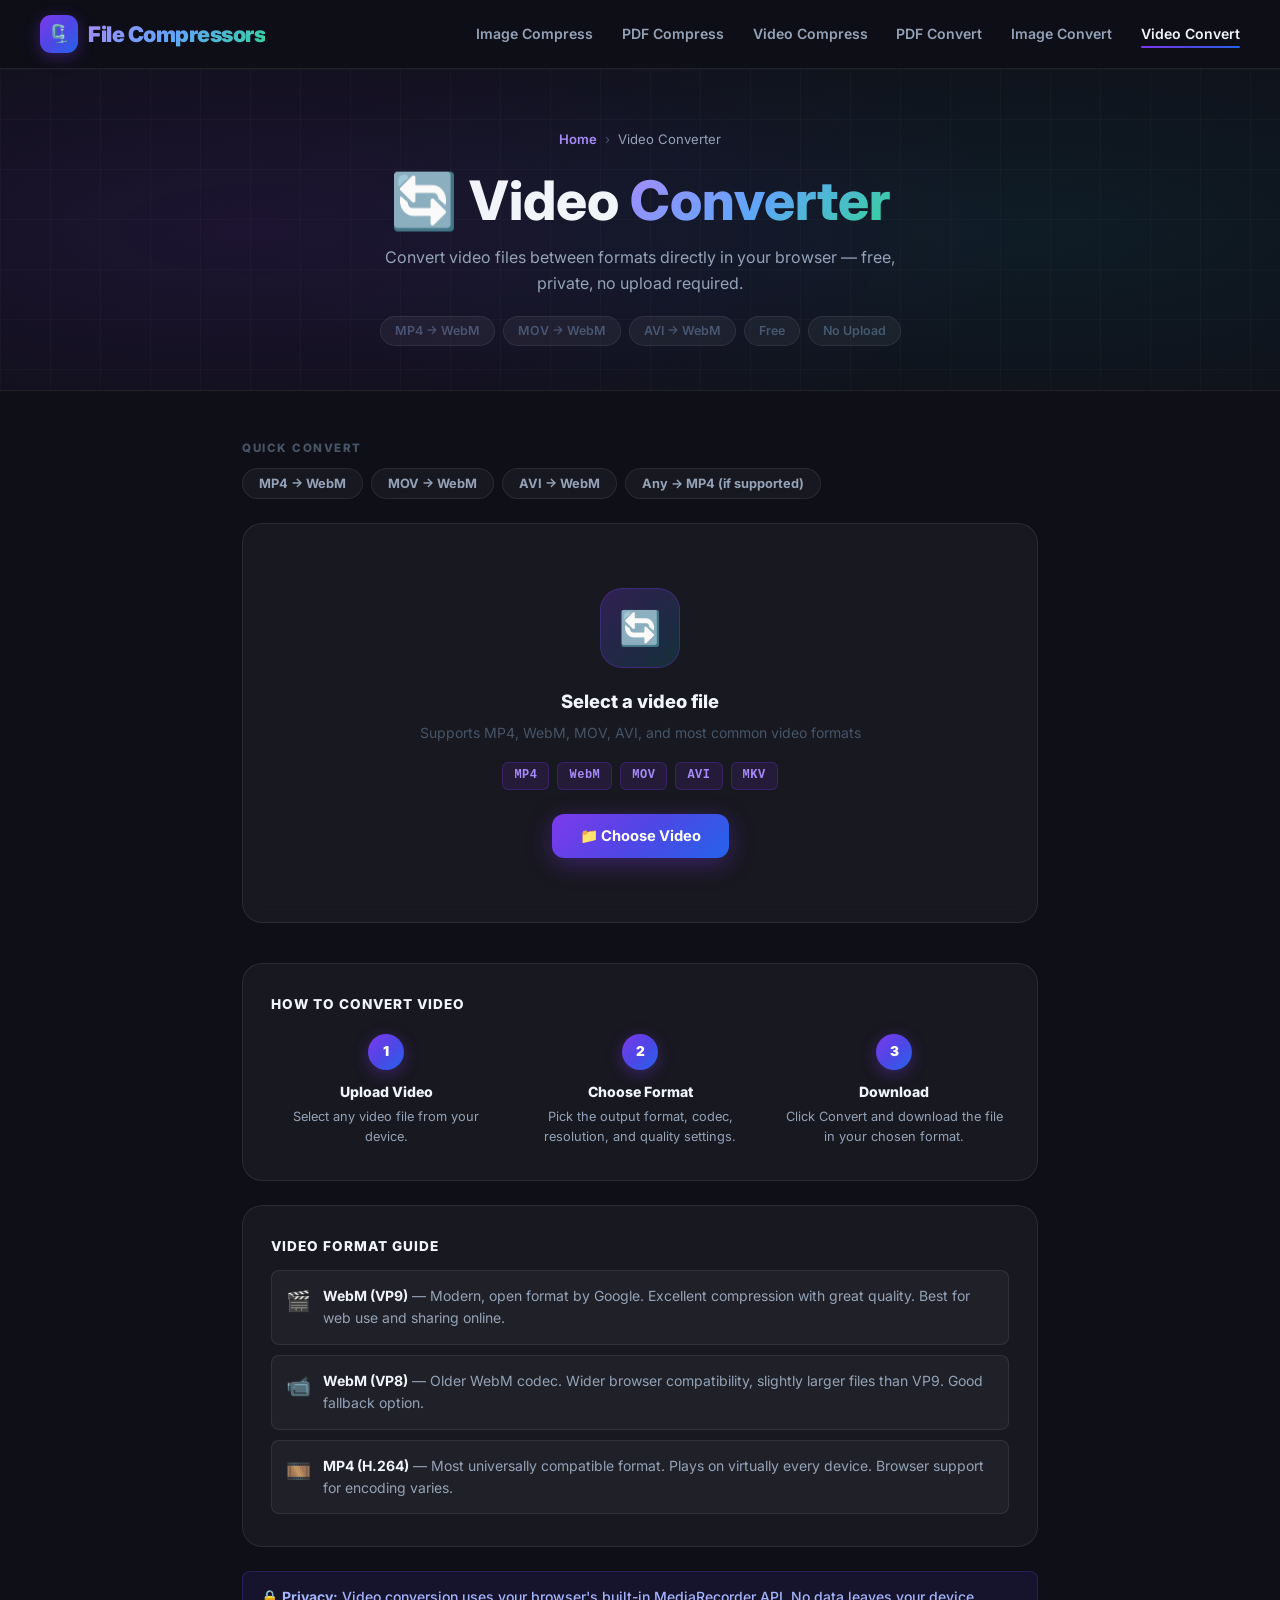
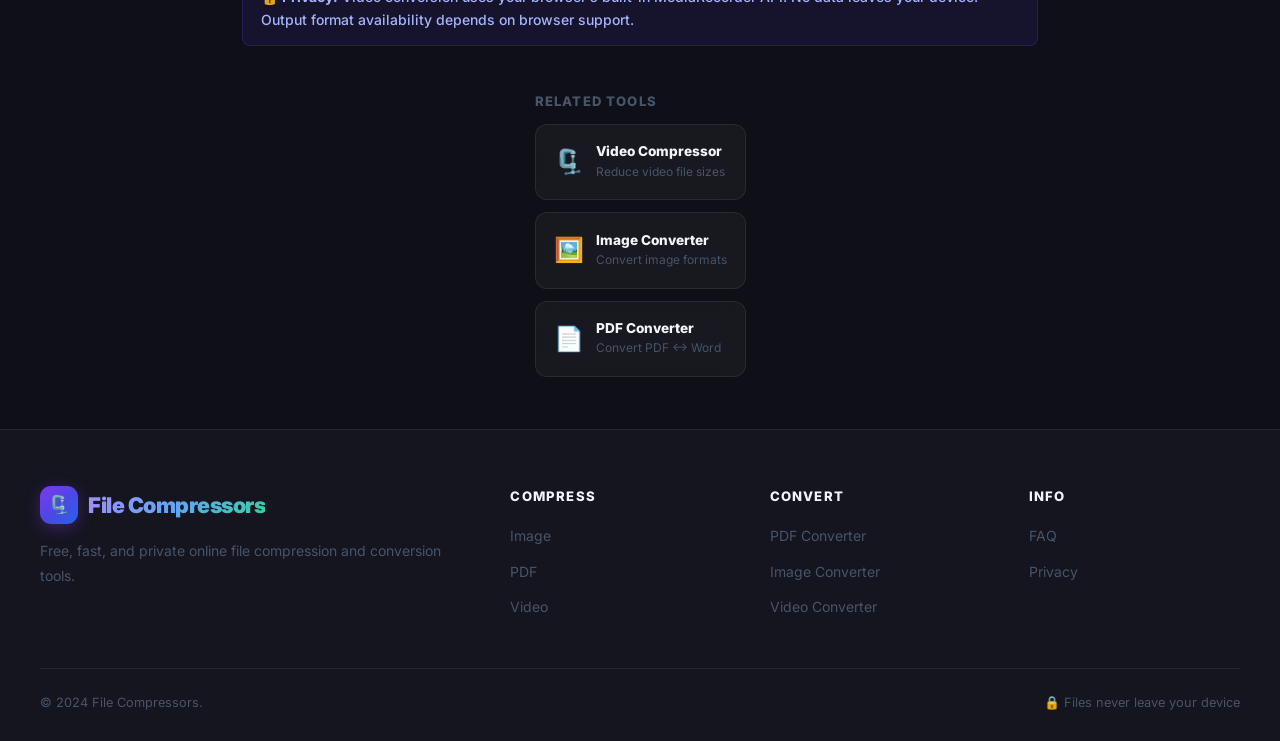
<file: video-convert.html>
<!DOCTYPE html>
<html lang="en">
<head>
  <meta charset="UTF-8" />
  <meta name="viewport" content="width=device-width, initial-scale=1.0" />
  <title>Video Converter – Convert MP4, WebM, MOV Free | File Compressors</title>
  <meta name="description" content="Convert video files between MP4, WebM, MOV formats directly in your browser. Free, private, no upload required." />
  <link href="https://fonts.googleapis.com/css2?family=Inter:wght@400;500;600;700;800;900&display=swap" rel="stylesheet" />
  <link rel="stylesheet" href="css/style.css" />
  <style>
    .video-preview-wrap {
      background: var(--surface); border: 1px solid var(--border); border-radius: var(--radius);
      padding: 24px; margin-top: 20px; backdrop-filter: blur(10px);
    }
    .video-el {
      width: 100%; max-height: 360px; border-radius: var(--radius-xs);
      background: #000; display: block; margin-bottom: 16px;
    }
    .vid-meta { display: flex; gap: 24px; flex-wrap: wrap; }
    .vid-meta-item { display: flex; flex-direction: column; gap: 2px; }
    .vid-meta-label { font-size: 0.72rem; font-weight: 700; text-transform: uppercase; letter-spacing: 1px; color: var(--text-3); }
    .vid-meta-val { font-size: 0.95rem; font-weight: 700; color: var(--text-1); }

    .quick-btns { display: flex; gap: 8px; flex-wrap: wrap; margin-bottom: 24px; }
    .quick-btn {
      padding: 7px 16px; border: 1.5px solid var(--border); border-radius: 100px;
      background: var(--surface); font-size: 0.8rem; font-weight: 700; cursor: pointer;
      transition: var(--transition); color: var(--text-2); font-family: inherit;
      backdrop-filter: blur(6px);
    }
    .quick-btn:hover, .quick-btn.active {
      background: rgba(124,58,237,0.2); color: #c4b5fd;
      border-color: rgba(124,58,237,0.45);
      box-shadow: 0 0 16px rgba(124,58,237,0.12);
    }

    .convert-selector {
      background: var(--surface); border: 1px solid var(--border); border-radius: var(--radius);
      padding: 28px; margin-top: 24px; backdrop-filter: blur(10px);
    }
    .convert-row { display: flex; align-items: center; gap: 14px; flex-wrap: wrap; }
    .convert-label { font-size: 0.78rem; font-weight: 800; color: var(--text-3); white-space: nowrap; text-transform: uppercase; letter-spacing: 0.5px; }
    .convert-select {
      flex: 1; min-width: 100px;
      background: var(--surface2); border: 1.5px solid var(--border); border-radius: var(--radius-xs);
      padding: 10px 14px; font-size: 0.95rem; font-weight: 700; color: var(--text-1);
      cursor: pointer; outline: none; transition: var(--transition); font-family: inherit;
    }
    .convert-select:focus { border-color: var(--p1); box-shadow: 0 0 0 3px rgba(124,58,237,0.15); }
    .convert-select option { background: var(--bg2); color: var(--text-1); }

    .convert-arrow {
      font-size: 1.5rem; flex-shrink: 0; cursor: pointer;
      transition: var(--transition); width: 42px; height: 42px;
      border-radius: 50%; display: flex; align-items: center; justify-content: center;
      background: var(--surface2); border: 1px solid var(--border);
    }
    .convert-arrow:hover {
      background: rgba(124,58,237,0.2); border-color: rgba(124,58,237,0.4);
      transform: rotate(180deg);
    }

    .res-cards { display: flex; gap: 8px; flex-wrap: wrap; }
    .res-card {
      padding: 10px 18px; border: 1.5px solid var(--border); border-radius: 10px;
      background: var(--surface); font-size: 0.85rem; font-weight: 700; cursor: pointer;
      transition: var(--transition); color: var(--text-2); font-family: inherit;
      text-align: center; min-width: 80px;
    }
    .res-card.active, .res-card:hover {
      background: rgba(124,58,237,0.25); color: #c4b5fd;
      border-color: rgba(124,58,237,0.5);
    }
    .res-card .res-label { font-size: 0.72rem; color: var(--text-3); margin-top: 2px; }
    .res-card.active .res-label { color: rgba(196,181,253,0.6); }

    .progress-big {
      background: var(--surface); border: 1px solid var(--border);
      border-radius: var(--radius); padding: 28px; margin-top: 20px;
      text-align: center; display: none; backdrop-filter: blur(10px);
    }
    .progress-big.visible { display: block; }
    .prog-circle {
      width: 100px; height: 100px; border-radius: 50%;
      background: conic-gradient(var(--p1) var(--prog, 0%), var(--surface3) 0%);
      display: flex; align-items: center; justify-content: center;
      margin: 0 auto 16px; position: relative;
    }
    .prog-circle-inner {
      width: 80px; height: 80px; border-radius: 50%;
      background: var(--bg2); display: flex; align-items: center;
      justify-content: center; font-size: 1.1rem; font-weight: 900; color: var(--text-1);
    }
    .prog-label { font-size: 0.9rem; color: var(--text-2); }

    .result-box {
      background: var(--surface); border: 1px solid var(--border);
      border-radius: var(--radius); padding: 28px; margin-top: 20px;
      display: none; backdrop-filter: blur(10px); position: relative; overflow: hidden;
    }
    .result-box::before {
      content: ''; position: absolute; inset: 0;
      background: linear-gradient(135deg, rgba(16,185,129,0.06), rgba(6,182,212,0.03));
      pointer-events: none;
    }
    .result-box.visible { display: block; }
    .result-stats { display: flex; gap: 24px; flex-wrap: wrap; align-items: center; position: relative; margin-top: 12px; }
    .r-stat { text-align: center; }
    .r-stat .v { font-size: 1.3rem; font-weight: 900; background: var(--grad-text); -webkit-background-clip: text; -webkit-text-fill-color: transparent; background-clip: text; }
    .r-stat .l { font-size: 0.75rem; color: var(--text-3); margin-top: 2px; }
    .r-arrow { font-size: 1.3rem; color: var(--text-3); position: relative; }
    .r-chip {
      background: linear-gradient(135deg, #059669, #10b981); color: #fff;
      border-radius: 100px; padding: 8px 18px; font-size: 0.85rem; font-weight: 800;
      box-shadow: 0 4px 16px rgba(16,185,129,0.3); position: relative;
    }

    .format-guide {
      margin-top: 16px; display: grid; gap: 10px;
    }
    .format-guide-item {
      display: flex; gap: 12px; align-items: flex-start;
      padding: 14px; background: var(--surface); border: 1px solid var(--border);
      border-radius: var(--radius-xs); transition: var(--transition);
    }
    .format-guide-item:hover { border-color: var(--border2); }
    .format-guide-item span:first-child { font-size: 20px; flex-shrink: 0; }
    .format-guide-item div { font-size: 0.875rem; color: var(--text-2); line-height: 1.6; }
    .format-guide-item strong { color: var(--text-1); }
  </style>
</head>
<body>

<nav class="navbar">
  <div class="nav-inner">
    <a href="index.html" class="logo"><div class="logo-icon">🗜️</div><span class="logo-text">File Compressors</span></a>
    <ul class="nav-links">
      <li><a href="image-compress.html">Image Compress</a></li>
      <li><a href="pdf-compress.html">PDF Compress</a></li>
      <li><a href="video-compress.html">Video Compress</a></li>
      <li><a href="pdf-convert.html">PDF Convert</a></li>
      <li><a href="image-convert.html">Image Convert</a></li>
      <li><a href="video-convert.html" class="active">Video Convert</a></li>
    </ul>
  </div>
</nav>

<section class="tool-hero">
  <div class="tool-hero-grid"></div>
  <div class="breadcrumb">
    <a href="index.html">Home</a> <span style="color:var(--text-3)">›</span> <span style="color:var(--text-2)">Video Converter</span>
  </div>
  <h1>🔄 Video <span class="gradient-text">Converter</span></h1>
  <p>Convert video files between formats directly in your browser — free, private, no upload required.</p>
  <div class="tag-strip">
    <span>MP4 → WebM</span><span>MOV → WebM</span><span>AVI → WebM</span><span>Free</span><span>No Upload</span>
  </div>
</section>

<div class="tool-workspace">

  <p style="font-size:0.72rem;font-weight:800;color:var(--text-3);margin-bottom:10px;text-transform:uppercase;letter-spacing:1.5px">Quick Convert</p>
  <div class="quick-btns">
    <button class="quick-btn" onclick="setQuick('webm','vp9')">MP4 → WebM</button>
    <button class="quick-btn" onclick="setQuick('webm','vp8')">MOV → WebM</button>
    <button class="quick-btn" onclick="setQuick('webm','vp9')">AVI → WebM</button>
    <button class="quick-btn" onclick="setQuick('mp4','h264')">Any → MP4 (if supported)</button>
  </div>

  <!-- Upload Zone -->
  <div class="upload-zone" id="uploadZone">
    <div class="upload-icon-wrap">🔄</div>
    <h3>Select a video file</h3>
    <p>Supports MP4, WebM, MOV, AVI, and most common video formats</p>
    <div class="upload-formats">
      <span class="format-tag">MP4</span><span class="format-tag">WebM</span>
      <span class="format-tag">MOV</span><span class="format-tag">AVI</span>
      <span class="format-tag">MKV</span>
    </div>
    <button class="upload-btn" onclick="document.getElementById('fileInput').click()">📁 Choose Video</button>
    <input type="file" id="fileInput" accept="video/*" style="display:none" />
  </div>

  <!-- Video Preview -->
  <div class="video-preview-wrap" id="videoPreview" style="display:none">
    <video class="video-el" id="videoEl" controls></video>
    <div class="vid-meta" id="vidMeta"></div>
  </div>

  <!-- Conversion Settings -->
  <div class="settings-panel" id="settingsPanel">
    <div class="settings-title">🔄 Conversion Settings</div>

    <div class="convert-row" style="margin-bottom:20px">
      <span class="convert-label">Input</span>
      <div class="convert-select" id="inputFmt" style="text-align:center;cursor:default;opacity:0.7">Auto-detect</div>
      <div class="convert-arrow" title="Output format">→</div>
      <span class="convert-label">Output</span>
      <select class="convert-select" id="outputFmt" onchange="updateCodecOptions()">
        <option value="webm" selected>WebM</option>
        <option value="mp4">MP4 (if browser supports)</option>
      </select>
    </div>

    <div class="form-group" style="margin-bottom:20px">
      <label>Video Codec</label>
      <div class="res-cards" id="codecCards">
        <button class="res-card active" data-codec="vp9" onclick="selectCodec(this)">VP9<div class="res-label">Recommended</div></button>
        <button class="res-card" data-codec="vp8" onclick="selectCodec(this)">VP8<div class="res-label">Compatible</div></button>
      </div>
    </div>

    <div class="form-group" style="margin-bottom:20px">
      <label>Target Resolution</label>
      <div class="res-cards" id="resCards">
        <button class="res-card active" data-h="0" onclick="selectRes(this)">Original<div class="res-label">Keep size</div></button>
        <button class="res-card" data-h="1080" onclick="selectRes(this)">1080p<div class="res-label">Full HD</div></button>
        <button class="res-card" data-h="720" onclick="selectRes(this)">720p<div class="res-label">HD</div></button>
        <button class="res-card" data-h="480" onclick="selectRes(this)">480p<div class="res-label">SD</div></button>
        <button class="res-card" data-h="360" onclick="selectRes(this)">360p<div class="res-label">Low</div></button>
      </div>
    </div>

    <div class="form-row">
      <div class="form-group">
        <label>Video Bitrate: <strong id="brVal">4.0</strong> Mbps</label>
        <div class="range-wrap">
          <input type="range" id="brSlider" min="500" max="12000" value="4000" step="100"
            oninput="document.getElementById('brVal').textContent = (this.value/1000).toFixed(1)" />
          <div class="range-label"><span>Smaller file</span><span>Better quality</span></div>
        </div>
      </div>
      <div class="form-group">
        <label>Audio Bitrate</label>
        <select class="form-control" id="audioBr">
          <option value="128000">128 kbps (Standard)</option>
          <option value="192000">192 kbps (High)</option>
          <option value="96000">96 kbps (Compact)</option>
          <option value="64000">64 kbps (Minimum)</option>
          <option value="0">Remove audio</option>
        </select>
      </div>
    </div>

    <div class="form-row" style="margin-top:16px">
      <div class="form-group">
        <label>Frame Rate</label>
        <select class="form-control" id="fpsSelect">
          <option value="0">Original</option>
          <option value="60">60 fps</option>
          <option value="30" selected>30 fps</option>
          <option value="24">24 fps (Film)</option>
          <option value="15">15 fps (Low)</option>
        </select>
      </div>
    </div>
  </div>

  <!-- Actions -->
  <div class="action-bar" id="actionBar" style="display:none">
    <button class="btn btn-primary" id="convertBtn" onclick="convertVideo()">🔄 Convert Video</button>
    <button class="btn btn-outline" onclick="clearAll()">🗑 Clear</button>
  </div>

  <!-- Progress -->
  <div class="progress-big" id="progressPanel">
    <div class="prog-circle" id="progCircle">
      <div class="prog-circle-inner" id="progText">0%</div>
    </div>
    <div class="prog-label" id="progLabel">Converting video…</div>
    <p style="font-size:0.78rem;color:var(--text-3);margin-top:8px">Processing happens entirely in your browser. Larger videos take more time.</p>
  </div>

  <!-- Result -->
  <div class="result-box" id="resultBox">
    <h3 style="position:relative;color:var(--text-1)">✅ Conversion Complete!</h3>
    <div class="result-stats" id="resultStats"></div>
    <div style="display:flex;gap:12px;margin-top:20px;flex-wrap:wrap;position:relative">
      <button class="btn btn-success" id="downloadBtn" onclick="downloadResult()">⬇️ Download Converted Video</button>
      <button class="btn btn-outline" onclick="clearAll()">🔄 Convert Another</button>
    </div>
  </div>

  <!-- How it Works -->
  <div class="howto-section" style="margin-top: 40px">
    <h3>How to Convert Video</h3>
    <div class="howto-steps">
      <div class="step"><div class="step-num">1</div><h4>Upload Video</h4><p>Select any video file from your device.</p></div>
      <div class="step"><div class="step-num">2</div><h4>Choose Format</h4><p>Pick the output format, codec, resolution, and quality settings.</p></div>
      <div class="step"><div class="step-num">3</div><h4>Download</h4><p>Click Convert and download the file in your chosen format.</p></div>
    </div>
  </div>

  <!-- Format Guide -->
  <div class="howto-section" style="margin-top: 24px">
    <h3>Video Format Guide</h3>
    <div class="format-guide">
      <div class="format-guide-item">
        <span>🎬</span>
        <div><strong>WebM (VP9)</strong> — Modern, open format by Google. Excellent compression with great quality. Best for web use and sharing online.</div>
      </div>
      <div class="format-guide-item">
        <span>📹</span>
        <div><strong>WebM (VP8)</strong> — Older WebM codec. Wider browser compatibility, slightly larger files than VP9. Good fallback option.</div>
      </div>
      <div class="format-guide-item">
        <span>🎞️</span>
        <div><strong>MP4 (H.264)</strong> — Most universally compatible format. Plays on virtually every device. Browser support for encoding varies.</div>
      </div>
    </div>
  </div>

  <div class="alert alert-info" style="margin-top:24px">
    <span>🔒 <strong>Privacy:</strong> Video conversion uses your browser's built-in MediaRecorder API. No data leaves your device. Output format availability depends on browser support.</span>
  </div>
</div>

<div class="related-section">
  <h3>Related Tools</h3>
  <div class="related-grid">
    <a href="video-compress.html" class="related-card"><span class="related-icon">🗜️</span><div><h4>Video Compressor</h4><p>Reduce video file sizes</p></div></a>
    <a href="image-convert.html" class="related-card"><span class="related-icon">🖼️</span><div><h4>Image Converter</h4><p>Convert image formats</p></div></a>
    <a href="pdf-convert.html" class="related-card"><span class="related-icon">📄</span><div><h4>PDF Converter</h4><p>Convert PDF ↔ Word</p></div></a>
  </div>
</div>

<footer>
  <div class="footer-inner">
    <div class="footer-top">
      <div class="footer-brand"><a href="index.html" class="logo"><div class="logo-icon">🗜️</div><span class="logo-text">File Compressors</span></a><p>Free, fast, and private online file compression and conversion tools.</p></div>
      <div class="footer-col"><h5>Compress</h5><ul><li><a href="image-compress.html">Image</a></li><li><a href="pdf-compress.html">PDF</a></li><li><a href="video-compress.html">Video</a></li></ul></div>
      <div class="footer-col"><h5>Convert</h5><ul><li><a href="pdf-convert.html">PDF Converter</a></li><li><a href="image-convert.html">Image Converter</a></li><li><a href="video-convert.html">Video Converter</a></li></ul></div>
      <div class="footer-col"><h5>Info</h5><ul><li><a href="index.html#faq">FAQ</a></li><li><a href="#">Privacy</a></li></ul></div>
    </div>
    <div class="footer-bottom"><span>© 2024 File Compressors.</span><span>🔒 Files never leave your device</span></div>
  </div>
</footer>

<script>
let videoFile = null, resultBlob = null, targetH = 0, selectedCodec = 'vp9';

function fmtBytes(b) { return b < 1024 ? b+' B' : b < 1048576 ? (b/1024).toFixed(1)+' KB' : (b/1048576).toFixed(2)+' MB'; }
function fmtDuration(s) { const m = Math.floor(s/60); return m + ':' + String(Math.floor(s%60)).padStart(2,'0'); }

function selectRes(btn) {
  document.querySelectorAll('#resCards .res-card').forEach(b => b.classList.remove('active'));
  btn.classList.add('active');
  targetH = parseInt(btn.dataset.h);
}

function selectCodec(btn) {
  document.querySelectorAll('#codecCards .res-card').forEach(b => b.classList.remove('active'));
  btn.classList.add('active');
  selectedCodec = btn.dataset.codec;
}

function setQuick(format, codec) {
  document.getElementById('outputFmt').value = format;
  updateCodecOptions();
  // Select the codec
  document.querySelectorAll('#codecCards .res-card').forEach(b => {
    b.classList.toggle('active', b.dataset.codec === codec);
  });
  selectedCodec = codec;
}

function updateCodecOptions() {
  const fmt = document.getElementById('outputFmt').value;
  const cards = document.getElementById('codecCards');
  if (fmt === 'mp4') {
    cards.innerHTML = `
      <button class="res-card active" data-codec="h264" onclick="selectCodec(this)">H.264<div class="res-label">Universal</div></button>
    `;
    selectedCodec = 'h264';
  } else {
    cards.innerHTML = `
      <button class="res-card active" data-codec="vp9" onclick="selectCodec(this)">VP9<div class="res-label">Recommended</div></button>
      <button class="res-card" data-codec="vp8" onclick="selectCodec(this)">VP8<div class="res-label">Compatible</div></button>
    `;
    selectedCodec = 'vp9';
  }
}

document.getElementById('fileInput').addEventListener('change', e => {
  const f = e.target.files[0]; if (!f) return; e.target.value = '';
  videoFile = f; resultBlob = null;

  const video = document.getElementById('videoEl');
  const url = URL.createObjectURL(f);
  video.src = url;

  // Detect input format
  const ext = f.name.split('.').pop().toUpperCase();
  document.getElementById('inputFmt').textContent = ext + ' (' + (f.type || 'video') + ')';

  video.onloadedmetadata = () => {
    document.getElementById('vidMeta').innerHTML = `
      <div class="vid-meta-item"><span class="vid-meta-label">File Name</span><span class="vid-meta-val">${f.name}</span></div>
      <div class="vid-meta-item"><span class="vid-meta-label">Size</span><span class="vid-meta-val">${fmtBytes(f.size)}</span></div>
      <div class="vid-meta-item"><span class="vid-meta-label">Duration</span><span class="vid-meta-val">${fmtDuration(video.duration)}</span></div>
      <div class="vid-meta-item"><span class="vid-meta-label">Resolution</span><span class="vid-meta-val">${video.videoWidth}×${video.videoHeight}</span></div>
    `;
  };

  document.getElementById('uploadZone').style.display = 'none';
  document.getElementById('videoPreview').style.display = 'block';
  document.getElementById('settingsPanel').classList.add('visible');
  document.getElementById('actionBar').style.display = 'flex';
  document.getElementById('resultBox').classList.remove('visible');
  document.getElementById('progressPanel').classList.remove('visible');
});

function getMimeType() {
  const fmt = document.getElementById('outputFmt').value;
  if (fmt === 'mp4') {
    if (MediaRecorder.isTypeSupported('video/mp4;codecs=h264')) return 'video/mp4;codecs=h264';
    if (MediaRecorder.isTypeSupported('video/mp4')) return 'video/mp4';
    // Fallback to webm
    return MediaRecorder.isTypeSupported('video/webm;codecs=vp9') ? 'video/webm;codecs=vp9' : 'video/webm;codecs=vp8';
  }
  const codec = selectedCodec === 'vp9' ? 'vp9' : 'vp8';
  return MediaRecorder.isTypeSupported(`video/webm;codecs=${codec}`) ? `video/webm;codecs=${codec}` : 'video/webm;codecs=vp8';
}

function getFileExtension(mime) {
  if (mime.startsWith('video/mp4')) return '.mp4';
  return '.webm';
}

async function convertVideo() {
  if (!videoFile) return;
  const btn = document.getElementById('convertBtn');
  btn.disabled = true; btn.innerHTML = '<span class="spinner"></span> Converting…';

  const video = document.getElementById('videoEl');
  const origW = video.videoWidth, origH = video.videoHeight;

  let outH = targetH || origH;
  let outW = Math.round(origW * (outH / origH));
  if (outW % 2 !== 0) outW++;
  if (outH % 2 !== 0) outH++;

  const canvas = document.createElement('canvas');
  canvas.width = outW; canvas.height = outH;
  const ctx = canvas.getContext('2d');

  const videoBr = parseInt(document.getElementById('brSlider').value) * 1000;
  const audioBr = parseInt(document.getElementById('audioBr').value);
  const fps = parseInt(document.getElementById('fpsSelect').value) || 30;

  const progPanel = document.getElementById('progressPanel');
  progPanel.classList.add('visible');

  try {
    const stream = canvas.captureStream(fps);

    // Add audio track if desired
    if (audioBr > 0) {
      try {
        const audioCtx = new AudioContext();
        const source = audioCtx.createMediaElementSource(video);
        const dest = audioCtx.createMediaStreamDestination();
        source.connect(dest);
        source.connect(audioCtx.destination);
        dest.stream.getAudioTracks().forEach(t => stream.addTrack(t));
      } catch(e) { /* no audio or not supported */ }
    }

    const mimeType = getMimeType();
    const actualFmt = mimeType.startsWith('video/mp4') ? 'MP4' : 'WebM';
    document.getElementById('progLabel').textContent = `Converting to ${actualFmt}…`;

    const recorder = new MediaRecorder(stream, {
      mimeType,
      videoBitsPerSecond: videoBr,
      audioBitsPerSecond: audioBr || undefined
    });
    const chunks = [];

    recorder.ondataavailable = e => { if (e.data.size > 0) chunks.push(e.data); };
    const done = new Promise(resolve => { recorder.onstop = () => resolve(); });

    video.currentTime = 0;
    video.muted = false;
    recorder.start(100);

    const duration = video.duration;
    video.play();

    const drawFrame = () => {
      if (video.paused || video.ended) {
        recorder.stop();
        return;
      }
      ctx.drawImage(video, 0, 0, outW, outH);
      const pct = Math.min(99, Math.round((video.currentTime / duration) * 100));
      document.getElementById('progCircle').style.setProperty('--prog', pct + '%');
      document.getElementById('progText').textContent = pct + '%';
      requestAnimationFrame(drawFrame);
    };

    requestAnimationFrame(drawFrame);

    await new Promise(resolve => { video.onended = resolve; video.onpause = resolve; });
    recorder.stop();
    await done;

    resultBlob = new Blob(chunks, { type: mimeType });

    const codecName = selectedCodec.toUpperCase();
    document.getElementById('resultStats').innerHTML = `
      <div class="r-stat"><div class="v">${fmtBytes(videoFile.size)}</div><div class="l">Original</div></div>
      <div class="r-arrow">→</div>
      <div class="r-stat"><div class="v">${fmtBytes(resultBlob.size)}</div><div class="l">Converted (${actualFmt})</div></div>
      <div class="r-chip">✅ ${actualFmt} ${codecName}</div>
    `;

    document.getElementById('progCircle').style.setProperty('--prog', '100%');
    document.getElementById('progText').textContent = '100%';
    document.getElementById('progLabel').textContent = 'Done!';
    document.getElementById('resultBox').classList.add('visible');
    document.getElementById('resultBox').scrollIntoView({ behavior: 'smooth', block: 'nearest' });

  } catch(e) {
    alert('Conversion error: ' + e.message);
  }

  video.pause(); video.currentTime = 0;
  btn.disabled = false; btn.innerHTML = '🔄 Convert Video';
}

function downloadResult() {
  if (!resultBlob) return;
  const mimeType = resultBlob.type;
  const ext = getFileExtension(mimeType);
  const name = videoFile.name.replace(/\.[^.]+$/, '') + '_converted' + ext;
  const url = URL.createObjectURL(resultBlob);
  const a = document.createElement('a'); a.href = url; a.download = name;
  a.click(); setTimeout(() => URL.revokeObjectURL(url), 2000);
}

function clearAll() {
  videoFile = null; resultBlob = null;
  document.getElementById('videoEl').src = '';
  document.getElementById('uploadZone').style.display = '';
  document.getElementById('videoPreview').style.display = 'none';
  document.getElementById('settingsPanel').classList.remove('visible');
  document.getElementById('actionBar').style.display = 'none';
  document.getElementById('progressPanel').classList.remove('visible');
  document.getElementById('resultBox').classList.remove('visible');
  document.getElementById('inputFmt').textContent = 'Auto-detect';
}
</script>
</body>
</html>
</file>
<file: css/style.css>
/* ============================================================
   COMPRESSLY — Modern Redesign
   Design language: Dark-accented, glassmorphism, gradient-rich
   ============================================================ */

@import url('https://fonts.googleapis.com/css2?family=Inter:wght@400;500;600;700;800;900&display=swap');

/* ── CSS Variables ── */
:root {
  --p1: #7c3aed;
  --p2: #4f46e5;
  --p3: #2563eb;
  --cyan: #06b6d4;
  --pink: #ec4899;
  --green: #10b981;
  --amber: #f59e0b;
  --red: #ef4444;

  --bg: #0f0f17;
  --bg2: #15151f;
  --bg3: #1c1c2e;
  --surface: rgba(255,255,255,0.04);
  --surface2: rgba(255,255,255,0.07);
  --surface3: rgba(255,255,255,0.11);
  --border: rgba(255,255,255,0.08);
  --border2: rgba(255,255,255,0.14);
  --border3: rgba(255,255,255,0.22);

  --text-1: #f1f5f9;
  --text-2: #94a3b8;
  --text-3: #475569;

  --glow-p: rgba(124,58,237,0.35);
  --glow-c: rgba(6,182,212,0.3);

  --grad-primary: linear-gradient(135deg, #7c3aed, #4f46e5, #2563eb);
  --grad-hero: linear-gradient(135deg, #7c3aed 0%, #4f46e5 40%, #06b6d4 100%);
  --grad-card: linear-gradient(135deg, rgba(124,58,237,0.15), rgba(6,182,212,0.08));
  --grad-text: linear-gradient(135deg, #a78bfa, #60a5fa, #34d399);

  --radius: 20px;
  --radius-sm: 12px;
  --radius-xs: 8px;
  --transition: all 0.25s cubic-bezier(0.4, 0, 0.2, 1);
  --transition-slow: all 0.5s cubic-bezier(0.4, 0, 0.2, 1);

  --shadow-glow: 0 0 40px rgba(124,58,237,0.25);
  --shadow-card: 0 8px 32px rgba(0,0,0,0.4);
  --shadow-lg: 0 20px 60px rgba(0,0,0,0.5);
}

/* ── Reset ── */
*, *::before, *::after { box-sizing: border-box; margin: 0; padding: 0; }

html { scroll-behavior: smooth; }

body {
  font-family: 'Inter', -apple-system, BlinkMacSystemFont, sans-serif;
  background: var(--bg);
  color: var(--text-1);
  min-height: 100vh;
  display: flex;
  flex-direction: column;
  line-height: 1.6;
  -webkit-font-smoothing: antialiased;
}

a { text-decoration: none; color: inherit; }
img { display: block; }

/* ── Scrollbar ── */
::-webkit-scrollbar { width: 6px; }
::-webkit-scrollbar-track { background: var(--bg2); }
::-webkit-scrollbar-thumb { background: var(--p1); border-radius: 99px; }

/* ── Typography ── */
h1, h2, h3, h4 { font-weight: 800; line-height: 1.2; }
h1 { font-size: clamp(2rem, 5vw, 3.4rem); }
h2 { font-size: clamp(1.5rem, 3.5vw, 2.2rem); }
h3 { font-size: 1.15rem; }
p { color: var(--text-2); }

.gradient-text {
  background: var(--grad-text);
  -webkit-background-clip: text;
  -webkit-text-fill-color: transparent;
  background-clip: text;
}

/* ── Animations ── */
@keyframes float {
  0%, 100% { transform: translateY(0px) rotate(0deg); }
  33% { transform: translateY(-18px) rotate(1deg); }
  66% { transform: translateY(-8px) rotate(-1deg); }
}
@keyframes pulse-glow {
  0%, 100% { box-shadow: 0 0 20px var(--glow-p), 0 0 60px rgba(124,58,237,0.1); }
  50% { box-shadow: 0 0 40px var(--glow-p), 0 0 80px rgba(124,58,237,0.2); }
}
@keyframes spin { to { transform: rotate(360deg); } }
@keyframes dash {
  to { stroke-dashoffset: -100; }
}
@keyframes fadeUp {
  from { opacity: 0; transform: translateY(24px); }
  to { opacity: 1; transform: translateY(0); }
}
@keyframes shimmer {
  0% { background-position: -200% center; }
  100% { background-position: 200% center; }
}
@keyframes orb-1 {
  0%, 100% { transform: translate(0, 0) scale(1); }
  50% { transform: translate(40px, -30px) scale(1.1); }
}
@keyframes orb-2 {
  0%, 100% { transform: translate(0, 0) scale(1); }
  50% { transform: translate(-30px, 20px) scale(0.9); }
}
@keyframes border-spin {
  from { transform: rotate(0deg); }
  to { transform: rotate(360deg); }
}
@keyframes progress-stripe {
  from { background-position: 0 0; }
  to { background-position: 40px 0; }
}

/* ── Navbar ── */
.navbar {
  position: sticky;
  top: 0;
  z-index: 100;
  padding: 0 2rem;
  background: rgba(15,15,23,0.75);
  backdrop-filter: blur(20px) saturate(180%);
  -webkit-backdrop-filter: blur(20px) saturate(180%);
  border-bottom: 1px solid var(--border);
}

.nav-inner {
  max-width: 1200px;
  margin: 0 auto;
  display: flex;
  align-items: center;
  justify-content: space-between;
  height: 68px;
}

.logo {
  display: flex;
  align-items: center;
  gap: 10px;
  font-size: 1.35rem;
  font-weight: 900;
  letter-spacing: -0.5px;
  color: var(--text-1);
}

.logo-icon {
  width: 38px; height: 38px;
  border-radius: 11px;
  background: var(--grad-primary);
  display: flex;
  align-items: center;
  justify-content: center;
  font-size: 18px;
  box-shadow: 0 4px 15px var(--glow-p);
  animation: pulse-glow 3s ease-in-out infinite;
}

.logo-text { background: var(--grad-text); -webkit-background-clip: text; -webkit-text-fill-color: transparent; background-clip: text; }

.nav-links {
  display: flex;
  align-items: center;
  gap: 1.8rem;
  list-style: none;
}

.nav-links a {
  font-size: 0.88rem;
  font-weight: 600;
  color: var(--text-2);
  transition: var(--transition);
  position: relative;
  padding: 4px 0;
}

.nav-links a::after {
  content: '';
  position: absolute;
  bottom: -2px; left: 0;
  width: 0; height: 2px;
  background: var(--grad-primary);
  border-radius: 99px;
  transition: var(--transition);
}

.nav-links a:hover, .nav-links a.active { color: var(--text-1); }
.nav-links a:hover::after, .nav-links a.active::after { width: 100%; }

.nav-cta {
  background: var(--grad-primary) !important;
  color: #fff !important;
  padding: 8px 20px;
  border-radius: 10px;
  font-size: 0.85rem;
  box-shadow: 0 4px 16px var(--glow-p);
  transition: var(--transition) !important;
}
.nav-cta::after { display: none !important; }
.nav-cta:hover { transform: translateY(-2px); box-shadow: 0 8px 24px var(--glow-p) !important; }

/* ── Hero ── */
.hero {
  position: relative;
  padding: 100px 2rem 80px;
  text-align: center;
  overflow: hidden;
  background: var(--bg);
}

/* Mesh gradient background */
.hero-bg {
  position: absolute;
  inset: 0;
  overflow: hidden;
  pointer-events: none;
}

.orb {
  position: absolute;
  border-radius: 50%;
  filter: blur(80px);
  opacity: 0.45;
}

.orb-1 {
  width: 600px; height: 600px;
  background: radial-gradient(circle, var(--p1), transparent 70%);
  top: -200px; left: -100px;
  animation: orb-1 8s ease-in-out infinite;
}

.orb-2 {
  width: 500px; height: 500px;
  background: radial-gradient(circle, var(--p3), transparent 70%);
  top: -100px; right: -100px;
  animation: orb-2 10s ease-in-out infinite;
}

.orb-3 {
  width: 400px; height: 400px;
  background: radial-gradient(circle, var(--cyan), transparent 70%);
  bottom: -100px; left: 50%;
  transform: translateX(-50%);
  opacity: 0.25;
}

/* Grid overlay */
.hero-grid {
  position: absolute;
  inset: 0;
  background-image:
    linear-gradient(rgba(255,255,255,0.03) 1px, transparent 1px),
    linear-gradient(90deg, rgba(255,255,255,0.03) 1px, transparent 1px);
  background-size: 50px 50px;
}

.hero-inner {
  position: relative;
  max-width: 820px;
  margin: 0 auto;
  animation: fadeUp 0.8s ease both;
}

.hero-badge {
  display: inline-flex;
  align-items: center;
  gap: 8px;
  background: rgba(124,58,237,0.15);
  border: 1px solid rgba(124,58,237,0.35);
  border-radius: 100px;
  padding: 6px 18px;
  font-size: 0.82rem;
  font-weight: 700;
  color: #c4b5fd;
  margin-bottom: 28px;
  letter-spacing: 0.3px;
  backdrop-filter: blur(10px);
}

.hero-badge .badge-dot {
  width: 7px; height: 7px;
  border-radius: 50%;
  background: #a78bfa;
  box-shadow: 0 0 8px #a78bfa;
  animation: pulse-glow 2s infinite;
  flex-shrink: 0;
}

.hero h1 {
  margin-bottom: 22px;
  color: var(--text-1);
  letter-spacing: -1.5px;
}

.hero h1 .line-grad {
  background: var(--grad-hero);
  -webkit-background-clip: text;
  -webkit-text-fill-color: transparent;
  background-clip: text;
}

.hero p {
  font-size: 1.15rem;
  max-width: 560px;
  margin: 0 auto 40px;
  color: var(--text-2);
  line-height: 1.75;
}

.hero-actions {
  display: flex;
  gap: 14px;
  justify-content: center;
  flex-wrap: wrap;
}

.btn-hero {
  display: inline-flex;
  align-items: center;
  gap: 9px;
  padding: 14px 30px;
  border-radius: 14px;
  font-size: 0.95rem;
  font-weight: 700;
  cursor: pointer;
  transition: var(--transition);
  font-family: inherit;
  border: none;
  text-decoration: none;
  white-space: nowrap;
}

.btn-hero-primary {
  background: var(--grad-primary);
  color: #fff;
  box-shadow: 0 8px 30px var(--glow-p), 0 2px 0 rgba(255,255,255,0.15) inset;
}
.btn-hero-primary:hover { transform: translateY(-3px); box-shadow: 0 16px 40px var(--glow-p); }

.btn-hero-ghost {
  background: var(--surface2);
  color: var(--text-1);
  border: 1px solid var(--border2);
  backdrop-filter: blur(10px);
}
.btn-hero-ghost:hover { background: var(--surface3); border-color: var(--border3); transform: translateY(-2px); }

.hero-trust {
  display: flex;
  align-items: center;
  justify-content: center;
  gap: 20px;
  margin-top: 28px;
  font-size: 0.8rem;
  color: var(--text-3);
  flex-wrap: wrap;
}

.hero-trust span {
  display: flex;
  align-items: center;
  gap: 6px;
}

.trust-dot {
  width: 4px; height: 4px;
  border-radius: 50%;
  background: var(--text-3);
}

/* ── Popular strip ── */
.popular-strip {
  padding: 16px 2rem;
  background: var(--bg2);
  border-top: 1px solid var(--border);
  border-bottom: 1px solid var(--border);
}

.popular-strip-inner {
  max-width: 1200px;
  margin: 0 auto;
  display: flex;
  align-items: center;
  gap: 16px;
  flex-wrap: wrap;
}

.popular-label {
  font-size: 0.7rem;
  font-weight: 800;
  text-transform: uppercase;
  letter-spacing: 1.5px;
  color: var(--text-3);
  flex-shrink: 0;
}

.popular-links { display: flex; gap: 8px; flex-wrap: wrap; }

.popular-link {
  display: inline-flex;
  align-items: center;
  gap: 5px;
  padding: 5px 14px;
  background: var(--surface);
  border: 1px solid var(--border);
  border-radius: 100px;
  font-size: 0.8rem;
  font-weight: 600;
  color: var(--text-2);
  transition: var(--transition);
}

.popular-link:hover {
  background: rgba(124,58,237,0.2);
  border-color: rgba(124,58,237,0.4);
  color: #c4b5fd;
}

/* ── Section headers ── */
.section-header { text-align: center; margin-bottom: 48px; }
.section-header h2 { margin-bottom: 12px; color: var(--text-1); }
.section-header p { max-width: 500px; margin: 0 auto; font-size: 1rem; }

.section-eyebrow {
  display: inline-block;
  font-size: 0.72rem;
  font-weight: 800;
  text-transform: uppercase;
  letter-spacing: 2px;
  background: var(--grad-primary);
  -webkit-background-clip: text;
  -webkit-text-fill-color: transparent;
  background-clip: text;
  margin-bottom: 12px;
}

/* ── Tools Section ── */
.tools-section {
  padding: 80px 2rem;
  max-width: 1200px;
  margin: 0 auto;
  width: 100%;
}

.tools-grid {
  display: grid;
  grid-template-columns: repeat(auto-fit, minmax(300px, 1fr));
  gap: 20px;
}

.tool-card {
  background: var(--surface);
  border: 1px solid var(--border);
  border-radius: var(--radius);
  padding: 32px 28px;
  cursor: pointer;
  display: flex;
  flex-direction: column;
  position: relative;
  overflow: hidden;
  transition: var(--transition);
  backdrop-filter: blur(10px);
}

.tool-card::before {
  content: '';
  position: absolute;
  inset: 0;
  background: var(--grad-card);
  opacity: 0;
  transition: var(--transition);
}

.tool-card::after {
  content: '';
  position: absolute;
  top: 0; left: 0; right: 0;
  height: 1px;
  background: linear-gradient(90deg, transparent, rgba(167,139,250,0.5), transparent);
  opacity: 0;
  transition: var(--transition);
}

.tool-card:hover {
  transform: translateY(-6px);
  border-color: rgba(124,58,237,0.4);
  box-shadow: 0 20px 60px rgba(0,0,0,0.5), 0 0 40px rgba(124,58,237,0.12);
}

.tool-card:hover::before { opacity: 1; }
.tool-card:hover::after { opacity: 1; }

.tool-icon {
  width: 60px; height: 60px;
  border-radius: 16px;
  display: flex;
  align-items: center;
  justify-content: center;
  font-size: 26px;
  margin-bottom: 22px;
  position: relative;
  flex-shrink: 0;
  transition: var(--transition);
}

.tool-card:hover .tool-icon { transform: scale(1.08) rotate(-2deg); }

.icon-violet { background: linear-gradient(135deg, rgba(124,58,237,0.3), rgba(124,58,237,0.1)); border: 1px solid rgba(124,58,237,0.3); }
.icon-blue   { background: linear-gradient(135deg, rgba(37,99,235,0.3), rgba(37,99,235,0.1)); border: 1px solid rgba(37,99,235,0.3); }
.icon-cyan   { background: linear-gradient(135deg, rgba(6,182,212,0.3), rgba(6,182,212,0.1)); border: 1px solid rgba(6,182,212,0.3); }
.icon-green  { background: linear-gradient(135deg, rgba(16,185,129,0.3), rgba(16,185,129,0.1)); border: 1px solid rgba(16,185,129,0.3); }
.icon-pink   { background: linear-gradient(135deg, rgba(236,72,153,0.3), rgba(236,72,153,0.1)); border: 1px solid rgba(236,72,153,0.3); }
.icon-amber  { background: linear-gradient(135deg, rgba(245,158,11,0.3), rgba(245,158,11,0.1)); border: 1px solid rgba(245,158,11,0.3); }

.tool-card h3 {
  margin-bottom: 10px;
  color: var(--text-1);
  font-size: 1.1rem;
  position: relative;
}

.tool-card p {
  font-size: 0.875rem;
  flex: 1;
  line-height: 1.7;
  position: relative;
}

.tool-card-link {
  display: inline-flex;
  align-items: center;
  gap: 8px;
  margin-top: 22px;
  font-size: 0.85rem;
  font-weight: 700;
  background: var(--grad-primary);
  -webkit-background-clip: text;
  -webkit-text-fill-color: transparent;
  background-clip: text;
  transition: var(--transition);
  position: relative;
}

.tool-card:hover .tool-card-link { gap: 14px; }

/* ── Stats Bar ── */
.stats-bar {
  background: var(--bg2);
  border-top: 1px solid var(--border);
  border-bottom: 1px solid var(--border);
  padding: 48px 2rem;
  position: relative;
  overflow: hidden;
}

.stats-bar::before {
  content: '';
  position: absolute;
  inset: 0;
  background: radial-gradient(ellipse 80% 100% at 50% 50%, rgba(124,58,237,0.07), transparent);
}

.stats-inner {
  max-width: 1000px;
  margin: 0 auto;
  display: flex;
  justify-content: space-around;
  flex-wrap: wrap;
  gap: 32px;
  text-align: center;
  position: relative;
}

.stat-item {
  display: flex;
  flex-direction: column;
  align-items: center;
  gap: 6px;
}

.stat-item .val {
  font-size: 2.4rem;
  font-weight: 900;
  background: var(--grad-text);
  -webkit-background-clip: text;
  -webkit-text-fill-color: transparent;
  background-clip: text;
  letter-spacing: -1px;
  line-height: 1;
}

.stat-item .lbl {
  font-size: 0.85rem;
  color: var(--text-2);
  font-weight: 500;
}

/* ── Features ── */
.features-section {
  padding: 80px 2rem;
  background: var(--bg);
}

.features-inner { max-width: 1100px; margin: 0 auto; }

.features-grid {
  display: grid;
  grid-template-columns: repeat(auto-fit, minmax(220px, 1fr));
  gap: 24px;
  margin-top: 48px;
}

.feature-card {
  background: var(--surface);
  border: 1px solid var(--border);
  border-radius: var(--radius);
  padding: 28px 24px;
  transition: var(--transition);
  backdrop-filter: blur(10px);
}

.feature-card:hover {
  border-color: var(--border2);
  transform: translateY(-4px);
  box-shadow: 0 12px 40px rgba(0,0,0,0.3);
}

.feature-icon {
  width: 48px; height: 48px;
  border-radius: 14px;
  display: flex;
  align-items: center;
  justify-content: center;
  font-size: 22px;
  margin-bottom: 18px;
  background: rgba(124,58,237,0.15);
  border: 1px solid rgba(124,58,237,0.25);
}

.feature-card h4 {
  margin-bottom: 8px;
  color: var(--text-1);
  font-size: 0.95rem;
}

.feature-card p { font-size: 0.85rem; line-height: 1.7; }

/* ── Testimonials ── */
.testimonials-section {
  padding: 80px 2rem;
  background: var(--bg2);
}

.testimonials-grid {
  max-width: 1100px;
  margin: 48px auto 0;
  display: grid;
  grid-template-columns: repeat(auto-fit, minmax(280px, 1fr));
  gap: 20px;
}

.testimonial-card {
  background: var(--surface);
  border: 1px solid var(--border);
  border-radius: var(--radius);
  padding: 28px;
  transition: var(--transition);
  backdrop-filter: blur(10px);
  position: relative;
}

.testimonial-card:hover {
  border-color: rgba(124,58,237,0.3);
  transform: translateY(-4px);
  box-shadow: 0 16px 48px rgba(0,0,0,0.4);
}

.t-quote {
  font-size: 3.5rem;
  line-height: 1;
  background: var(--grad-primary);
  -webkit-background-clip: text;
  -webkit-text-fill-color: transparent;
  background-clip: text;
  margin-bottom: 8px;
  font-family: Georgia, serif;
  opacity: 0.4;
}

.stars { color: #fbbf24; font-size: 0.9rem; margin-bottom: 14px; letter-spacing: 2px; }

.testimonial-text {
  font-size: 0.9rem;
  color: var(--text-2);
  line-height: 1.75;
  margin-bottom: 20px;
}

.testimonial-author {
  display: flex;
  align-items: center;
  gap: 12px;
}

.author-avatar {
  width: 40px; height: 40px;
  border-radius: 50%;
  display: flex;
  align-items: center;
  justify-content: center;
  font-size: 18px;
  flex-shrink: 0;
  border: 1px solid var(--border2);
}

.author-name { font-size: 0.88rem; font-weight: 700; color: var(--text-1); }
.author-role { font-size: 0.78rem; color: var(--text-3); }

/* ── FAQ ── */
.faq-section {
  padding: 80px 2rem;
  background: var(--bg);
}

.faq-inner { max-width: 720px; margin: 0 auto; }

.faq-list {
  margin-top: 40px;
  display: flex;
  flex-direction: column;
  gap: 10px;
}

.faq-item {
  background: var(--surface);
  border: 1px solid var(--border);
  border-radius: var(--radius-sm);
  overflow: hidden;
  transition: var(--transition);
}

.faq-item:hover { border-color: var(--border2); }
.faq-item.open { border-color: rgba(124,58,237,0.35); }

.faq-question {
  padding: 18px 22px;
  font-weight: 600;
  font-size: 0.95rem;
  cursor: pointer;
  display: flex;
  justify-content: space-between;
  align-items: center;
  background: transparent;
  border: none;
  width: 100%;
  text-align: left;
  color: var(--text-1);
  font-family: inherit;
  gap: 16px;
}

.faq-chevron {
  width: 28px; height: 28px;
  border-radius: 8px;
  background: var(--surface2);
  display: flex;
  align-items: center;
  justify-content: center;
  font-size: 11px;
  color: var(--text-3);
  transition: var(--transition);
  flex-shrink: 0;
}

.faq-item.open .faq-chevron {
  transform: rotate(180deg);
  background: rgba(124,58,237,0.2);
  color: #a78bfa;
}

.faq-answer {
  padding: 0 22px;
  max-height: 0;
  overflow: hidden;
  font-size: 0.875rem;
  color: var(--text-2);
  transition: max-height 0.35s ease, padding 0.35s ease;
  line-height: 1.8;
}

.faq-item.open .faq-answer { max-height: 200px; padding: 4px 22px 20px; }

/* ── Footer ── */
footer {
  background: var(--bg2);
  border-top: 1px solid var(--border);
  padding: 56px 2rem 28px;
  margin-top: auto;
}

.footer-inner { max-width: 1200px; margin: 0 auto; }

.footer-top {
  display: grid;
  grid-template-columns: 2fr 1fr 1fr 1fr;
  gap: 48px;
  margin-bottom: 48px;
}

.footer-brand p {
  margin-top: 14px;
  font-size: 0.875rem;
  color: var(--text-3);
  line-height: 1.8;
}

.footer-col h5 {
  color: var(--text-1);
  font-size: 0.82rem;
  font-weight: 800;
  text-transform: uppercase;
  letter-spacing: 1.2px;
  margin-bottom: 16px;
}

.footer-col ul { list-style: none; display: flex; flex-direction: column; gap: 10px; }

.footer-col ul a {
  font-size: 0.875rem;
  color: var(--text-3);
  transition: var(--transition);
}

.footer-col ul a:hover { color: var(--text-1); }

.footer-bottom {
  border-top: 1px solid var(--border);
  padding-top: 24px;
  display: flex;
  justify-content: space-between;
  align-items: center;
  font-size: 0.8rem;
  color: var(--text-3);
  flex-wrap: wrap;
  gap: 10px;
}

/* ═══════════════════════════════════
   TOOL PAGES
═══════════════════════════════════ */

.tool-hero {
  padding: 60px 2rem 44px;
  text-align: center;
  background: var(--bg);
  position: relative;
  overflow: hidden;
  border-bottom: 1px solid var(--border);
}

.tool-hero::before {
  content: '';
  position: absolute;
  inset: 0;
  background:
    radial-gradient(ellipse 60% 80% at 20% 50%, rgba(124,58,237,0.12), transparent),
    radial-gradient(ellipse 60% 80% at 80% 50%, rgba(6,182,212,0.08), transparent);
  pointer-events: none;
}

.tool-hero-grid {
  position: absolute;
  inset: 0;
  background-image:
    linear-gradient(rgba(255,255,255,0.02) 1px, transparent 1px),
    linear-gradient(90deg, rgba(255,255,255,0.02) 1px, transparent 1px);
  background-size: 50px 50px;
  pointer-events: none;
}

.breadcrumb {
  display: flex;
  align-items: center;
  justify-content: center;
  gap: 8px;
  font-size: 0.82rem;
  color: var(--text-3);
  margin-bottom: 18px;
  position: relative;
}

.breadcrumb a {
  color: #a78bfa;
  font-weight: 600;
  transition: var(--transition);
}

.breadcrumb a:hover { color: #c4b5fd; }

.tool-hero h1 {
  margin-bottom: 12px;
  color: var(--text-1);
  position: relative;
}

.tool-hero p {
  max-width: 520px;
  margin: 0 auto;
  position: relative;
  font-size: 1rem;
}

/* ── Upload Zone ── */
.tool-workspace {
  max-width: 860px;
  margin: 48px auto;
  padding: 0 2rem;
}

.upload-zone {
  position: relative;
  border-radius: var(--radius);
  padding: 64px 40px;
  text-align: center;
  cursor: default;
  transition: var(--transition);
  background: var(--surface);
  backdrop-filter: blur(10px);
  border: 1px solid var(--border);
}

.upload-zone.drag-over {
  background: rgba(124,58,237,0.06);
  border-color: rgba(124,58,237,0.4);
}

.upload-icon-wrap {
  width: 80px; height: 80px;
  border-radius: 22px;
  background: linear-gradient(135deg, rgba(124,58,237,0.25), rgba(6,182,212,0.15));
  border: 1px solid rgba(124,58,237,0.3);
  display: flex;
  align-items: center;
  justify-content: center;
  font-size: 34px;
  margin: 0 auto 22px;
}

.upload-zone h3 {
  margin-bottom: 10px;
  color: var(--text-1);
  font-size: 1.15rem;
  position: relative;
}

.upload-zone p {
  font-size: 0.875rem;
  color: var(--text-3);
  position: relative;
}

.upload-formats {
  display: flex;
  justify-content: center;
  gap: 8px;
  flex-wrap: wrap;
  margin-top: 18px;
  position: relative;
}

.format-tag {
  background: rgba(124,58,237,0.12);
  border: 1px solid rgba(124,58,237,0.25);
  border-radius: 6px;
  padding: 3px 11px;
  font-size: 0.75rem;
  font-weight: 700;
  color: #a78bfa;
  font-family: 'JetBrains Mono', monospace, monospace;
  letter-spacing: 0.5px;
}

.upload-btn {
  display: inline-flex;
  align-items: center;
  gap: 8px;
  background: var(--grad-primary);
  color: #fff;
  border: none;
  border-radius: 12px;
  padding: 13px 28px;
  font-size: 0.92rem;
  font-weight: 700;
  cursor: pointer;
  transition: var(--transition);
  margin-top: 24px;
  font-family: inherit;
  box-shadow: 0 6px 24px var(--glow-p);
  position: relative;
}

.upload-btn:hover {
  transform: translateY(-2px);
  box-shadow: 0 12px 32px var(--glow-p);
}

/* ── Add More Bar (compact state after files loaded) ── */
.add-more-bar {
  display: none;
  align-items: center;
  justify-content: space-between;
  background: var(--surface);
  border: 1px solid var(--border);
  border-radius: var(--radius-sm);
  padding: 14px 20px;
  margin-bottom: 4px;
  backdrop-filter: blur(10px);
}

.add-more-bar span {
  font-size: 0.88rem;
  font-weight: 600;
  color: var(--text-2);
}

/* ── Settings Panel ── */
.settings-panel {
  background: var(--surface);
  border: 1px solid var(--border);
  border-radius: var(--radius);
  padding: 28px;
  margin-top: 20px;
  display: none;
  backdrop-filter: blur(10px);
}

.settings-panel.visible { display: block; }

.settings-title {
  font-size: 0.88rem;
  font-weight: 800;
  text-transform: uppercase;
  letter-spacing: 1.2px;
  background: var(--grad-primary);
  -webkit-background-clip: text;
  -webkit-text-fill-color: transparent;
  background-clip: text;
  margin-bottom: 22px;
  display: flex;
  align-items: center;
  gap: 8px;
}

.form-row {
  display: grid;
  grid-template-columns: 1fr 1fr;
  gap: 24px;
  margin-bottom: 20px;
}

.form-group label {
  display: block;
  font-size: 0.82rem;
  font-weight: 700;
  color: var(--text-2);
  margin-bottom: 10px;
  text-transform: uppercase;
  letter-spacing: 0.5px;
}

.form-group strong { color: #a78bfa; }

.form-control {
  width: 100%;
  background: var(--surface2);
  border: 1.5px solid var(--border);
  border-radius: var(--radius-xs);
  padding: 10px 14px;
  font-size: 0.9rem;
  color: var(--text-1);
  transition: var(--transition);
  outline: none;
  font-family: inherit;
}

.form-control:focus {
  border-color: var(--p1);
  box-shadow: 0 0 0 3px rgba(124,58,237,0.15);
  background: var(--surface3);
}

/* Range */
.range-wrap input[type="range"] {
  width: 100%;
  height: 5px;
  border-radius: 99px;
  background: var(--surface3);
  outline: none;
  -webkit-appearance: none;
  cursor: pointer;
}

.range-wrap input[type="range"]::-webkit-slider-thumb {
  -webkit-appearance: none;
  width: 20px; height: 20px;
  border-radius: 50%;
  background: var(--grad-primary);
  cursor: pointer;
  box-shadow: 0 2px 10px var(--glow-p);
  transition: var(--transition);
}

.range-wrap input[type="range"]::-webkit-slider-thumb:hover {
  transform: scale(1.2);
  box-shadow: 0 4px 16px var(--glow-p);
}

.range-label {
  display: flex;
  justify-content: space-between;
  font-size: 0.73rem;
  color: var(--text-3);
  margin-top: 8px;
}

/* ── File Cards ── */
.files-section { margin-top: 28px; }

.files-header {
  display: flex;
  align-items: center;
  justify-content: space-between;
  margin-bottom: 14px;
}

.files-header h3 {
  font-size: 0.88rem;
  font-weight: 800;
  text-transform: uppercase;
  letter-spacing: 1px;
  color: var(--text-2);
}

.file-cards { display: flex; flex-direction: column; gap: 10px; }

.file-card {
  background: var(--surface);
  border: 1px solid var(--border);
  border-radius: var(--radius-sm);
  padding: 14px 18px;
  display: flex;
  align-items: center;
  gap: 14px;
  transition: var(--transition);
  backdrop-filter: blur(10px);
}

.file-card:hover {
  border-color: var(--border2);
  background: var(--surface2);
}

.file-thumb {
  width: 50px; height: 50px;
  border-radius: 10px;
  background: var(--surface2);
  border: 1px solid var(--border);
  flex-shrink: 0;
  display: flex;
  align-items: center;
  justify-content: center;
  font-size: 22px;
  overflow: hidden;
}

.file-thumb img { width: 100%; height: 100%; object-fit: cover; }

.file-info { flex: 1; min-width: 0; }

.file-name {
  font-size: 0.875rem;
  font-weight: 600;
  color: var(--text-1);
  white-space: nowrap;
  overflow: hidden;
  text-overflow: ellipsis;
  margin-bottom: 4px;
}

.file-sizes {
  display: flex;
  align-items: center;
  gap: 8px;
  font-size: 0.8rem;
  color: var(--text-3);
}

.size-new { color: var(--green); font-weight: 700; }

.savings-badge {
  background: rgba(16,185,129,0.15);
  border: 1px solid rgba(16,185,129,0.3);
  color: var(--green);
  border-radius: 100px;
  padding: 1px 8px;
  font-size: 0.72rem;
  font-weight: 800;
}

.progress-wrap {
  width: 100%;
  height: 3px;
  background: var(--surface3);
  border-radius: 99px;
  margin-top: 8px;
  overflow: hidden;
}

.progress-bar {
  height: 100%;
  background: var(--grad-primary);
  border-radius: 99px;
  transition: width 0.4s ease;
}

.file-actions { display: flex; gap: 6px; flex-shrink: 0; }

.btn-icon {
  width: 34px; height: 34px;
  border: 1px solid var(--border);
  background: var(--surface2);
  border-radius: var(--radius-xs);
  cursor: pointer;
  display: flex;
  align-items: center;
  justify-content: center;
  font-size: 14px;
  transition: var(--transition);
  color: var(--text-2);
}

.btn-icon:hover {
  background: rgba(124,58,237,0.2);
  border-color: rgba(124,58,237,0.4);
  color: #c4b5fd;
}

/* ── Buttons ── */
.action-bar {
  display: flex;
  justify-content: center;
  gap: 12px;
  margin-top: 28px;
  flex-wrap: wrap;
}

.btn {
  display: inline-flex;
  align-items: center;
  gap: 8px;
  padding: 12px 26px;
  border-radius: var(--radius-sm);
  font-size: 0.92rem;
  font-weight: 700;
  cursor: pointer;
  border: none;
  transition: var(--transition);
  font-family: inherit;
  white-space: nowrap;
}

.btn-primary {
  background: var(--grad-primary);
  color: #fff;
  box-shadow: 0 6px 24px var(--glow-p);
}

.btn-primary:hover {
  transform: translateY(-2px);
  box-shadow: 0 10px 36px var(--glow-p);
}

.btn-primary:disabled {
  opacity: 0.5;
  cursor: not-allowed;
  transform: none;
}

.btn-outline {
  background: var(--surface2);
  border: 1px solid var(--border2);
  color: var(--text-2);
}

.btn-outline:hover {
  border-color: var(--border3);
  color: var(--text-1);
  background: var(--surface3);
}

.btn-success {
  background: linear-gradient(135deg, #059669, #10b981);
  color: #fff;
  box-shadow: 0 6px 24px rgba(16,185,129,0.3);
}

.btn-success:hover {
  transform: translateY(-2px);
  box-shadow: 0 10px 36px rgba(16,185,129,0.4);
}

/* ── Alerts ── */
.alert {
  padding: 14px 18px;
  border-radius: var(--radius-xs);
  font-size: 0.875rem;
  font-weight: 500;
  display: flex;
  align-items: flex-start;
  gap: 10px;
  margin-top: 16px;
  line-height: 1.6;
}

.alert-info {
  background: rgba(79,70,229,0.1);
  border: 1px solid rgba(79,70,229,0.25);
  color: #a5b4fc;
}

.alert-success {
  background: rgba(16,185,129,0.1);
  border: 1px solid rgba(16,185,129,0.25);
  color: #6ee7b7;
}

.alert-warning {
  background: rgba(245,158,11,0.1);
  border: 1px solid rgba(245,158,11,0.25);
  color: #fcd34d;
}

/* ── How it Works ── */
.howto-section {
  background: var(--surface);
  border: 1px solid var(--border);
  border-radius: var(--radius);
  padding: 32px 28px;
  margin-top: 28px;
  backdrop-filter: blur(10px);
}

.howto-section h3 {
  font-size: 1rem;
  font-weight: 800;
  color: var(--text-1);
  text-transform: uppercase;
  letter-spacing: 1px;
  font-size: 0.85rem;
  margin-bottom: 2px;
}

.howto-steps {
  display: grid;
  grid-template-columns: repeat(3, 1fr);
  gap: 24px;
  margin-top: 22px;
}

.step { text-align: center; }

.step-num {
  width: 36px; height: 36px;
  border-radius: 50%;
  background: var(--grad-primary);
  color: #fff;
  font-weight: 900;
  font-size: 0.85rem;
  display: flex;
  align-items: center;
  justify-content: center;
  margin: 0 auto 14px;
  box-shadow: 0 4px 16px var(--glow-p);
}

.step h4 { margin-bottom: 6px; font-size: 0.88rem; color: var(--text-1); }
.step p { font-size: 0.8rem; }

/* ── Related Tools ── */
.related-section {
  max-width: 860px;
  margin: 0 auto 52px;
  padding: 0 2rem;
}

.related-section h3 {
  font-size: 0.82rem;
  font-weight: 800;
  text-transform: uppercase;
  letter-spacing: 1.2px;
  color: var(--text-3);
  margin-bottom: 14px !important;
}

.related-grid {
  display: grid;
  grid-template-columns: repeat(auto-fit, minmax(200px, 1fr));
  gap: 12px;
}

.related-card {
  background: var(--surface);
  border: 1px solid var(--border);
  border-radius: var(--radius-sm);
  padding: 18px;
  display: flex;
  align-items: center;
  gap: 12px;
  transition: var(--transition);
  cursor: pointer;
  backdrop-filter: blur(10px);
}

.related-card:hover {
  border-color: rgba(124,58,237,0.35);
  transform: translateY(-3px);
  box-shadow: 0 10px 32px rgba(0,0,0,0.4);
  background: rgba(124,58,237,0.06);
}

.related-icon { font-size: 24px; }
.related-card h4 { font-size: 0.85rem; color: var(--text-1); margin-bottom: 2px; }
.related-card p { font-size: 0.75rem; color: var(--text-3); }

/* ── Tag strip ── */
.tag-strip {
  display: flex;
  justify-content: center;
  gap: 8px;
  flex-wrap: wrap;
  margin-top: 20px;
}

.tag-strip span {
  background: rgba(255,255,255,0.05);
  border: 1px solid var(--border);
  border-radius: 100px;
  padding: 4px 14px;
  font-size: 0.78rem;
  font-weight: 600;
  color: var(--text-3);
}

/* ── Spinner ── */
.spinner {
  width: 18px; height: 18px;
  border: 2.5px solid rgba(255,255,255,0.3);
  border-top-color: #fff;
  border-radius: 50%;
  animation: spin 0.6s linear infinite;
  display: inline-block;
  flex-shrink: 0;
}

/* ── Responsive ── */
@media (max-width: 768px) {
  .nav-links { display: none; }
  .footer-top { grid-template-columns: 1fr 1fr; gap: 32px; }
  .form-row { grid-template-columns: 1fr; }
  .howto-steps { grid-template-columns: 1fr; }
  .hero { padding: 70px 1.5rem 50px; }
  .tools-section { padding: 50px 1.5rem; }
  .orb-1, .orb-2 { opacity: 0.25; }
}

@media (max-width: 480px) {
  .footer-top { grid-template-columns: 1fr; }
  .stats-inner { gap: 28px; }
  .hero-actions { flex-direction: column; align-items: center; }
}
</file>
